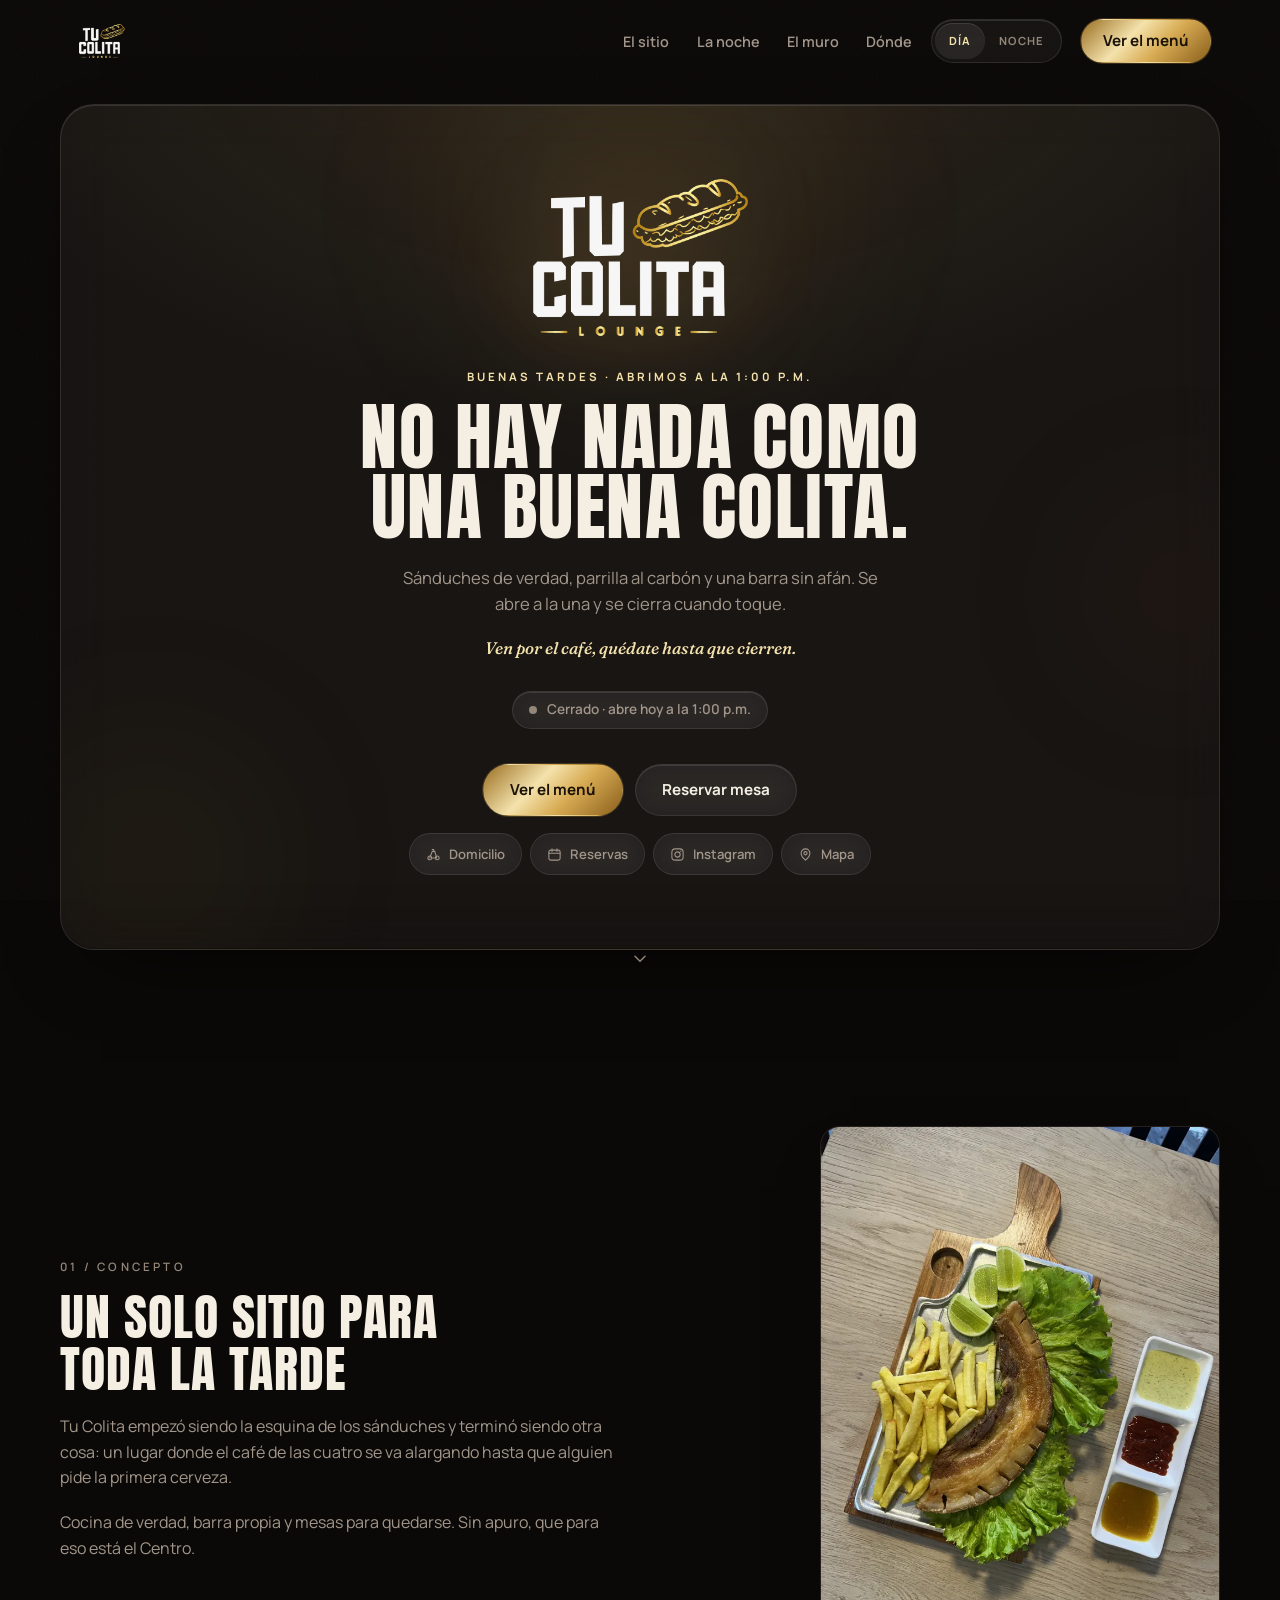
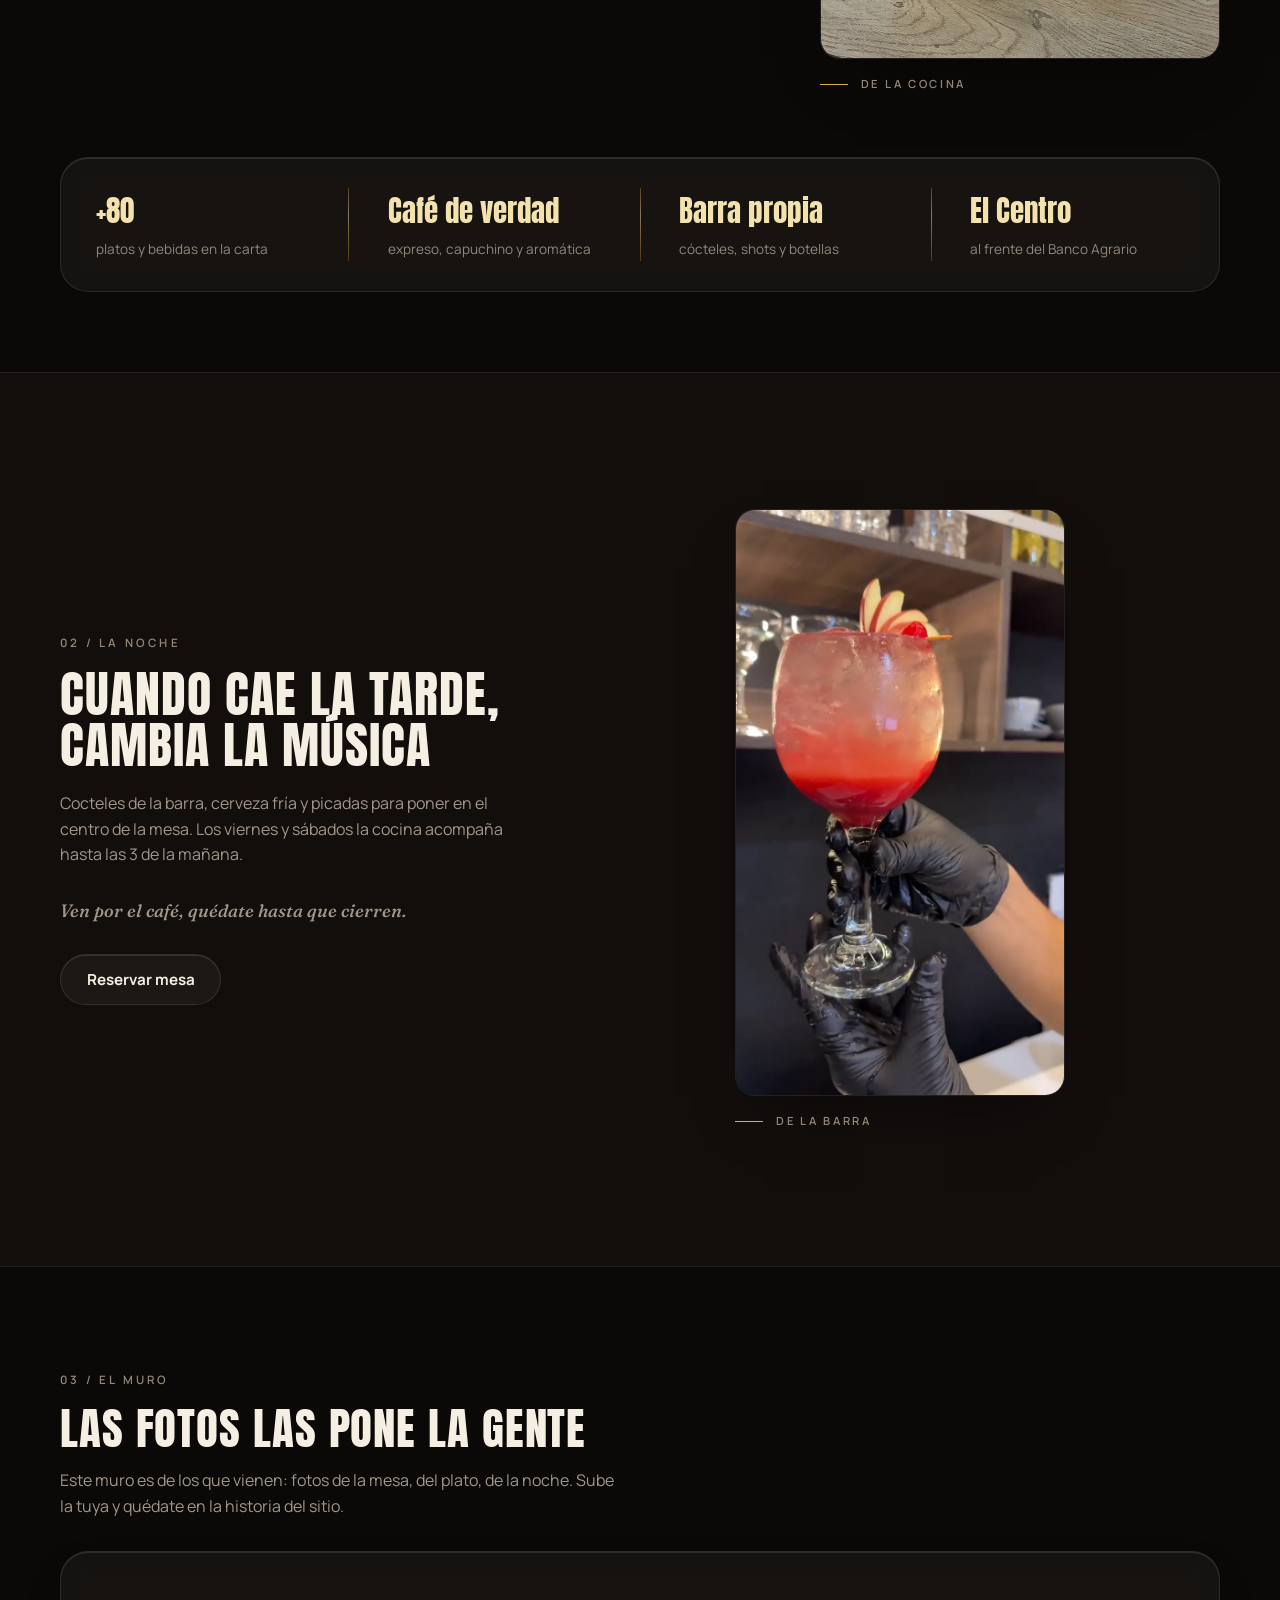
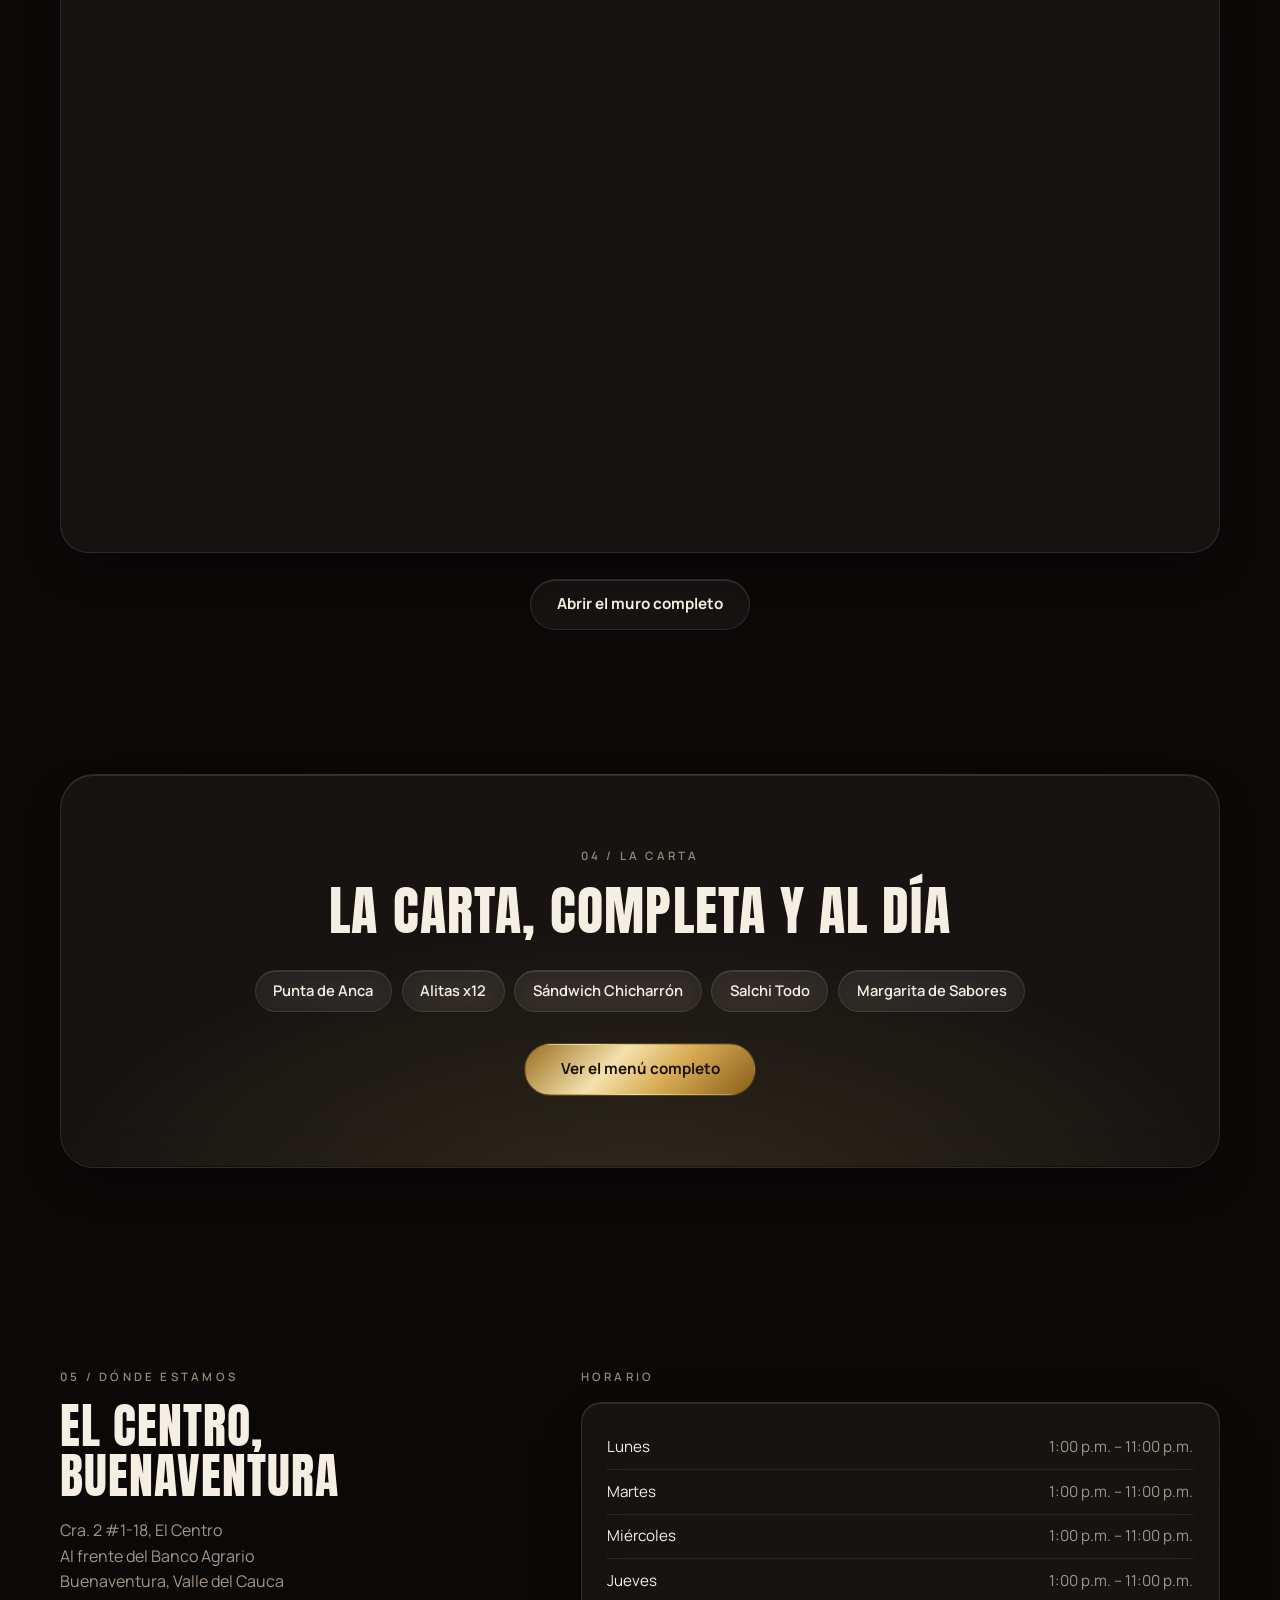
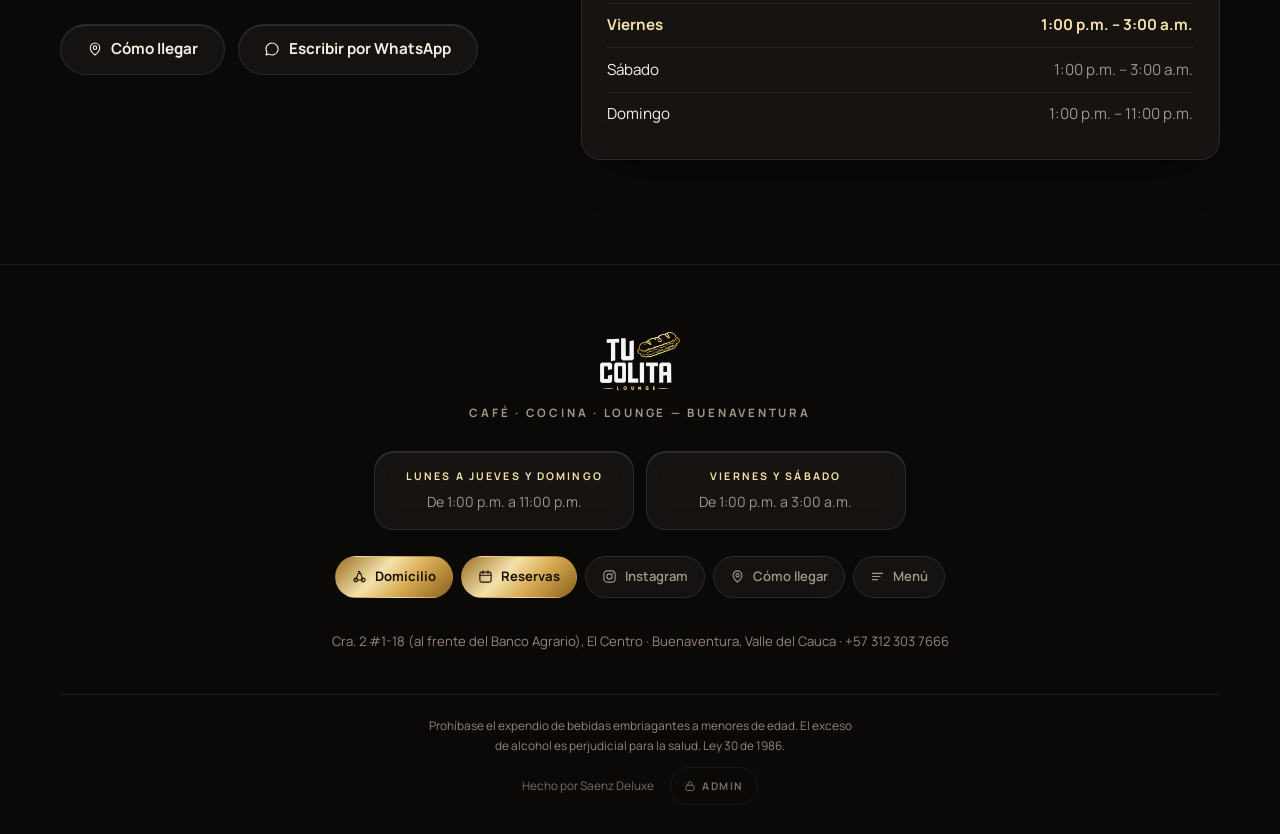
<file: index.html>
<!DOCTYPE html>
<html lang="es-CO">
<head>
  <meta charset="UTF-8">
  <meta name="viewport" content="width=device-width, initial-scale=1">
  <title>Tu Colita Lounge — Café, cocina y bar en el Centro de Buenaventura</title>
  <meta name="description" content="Tu Colita Lounge en el Centro de Buenaventura: café por la tarde, sánduches de verdad, parrilla al carbón y una barra sin afán. Cra. 2 #1-18, al frente del Banco Agrario.">
  <meta name="theme-color" content="#0B0908">

  <meta property="og:type" content="restaurant">
  <meta property="og:title" content="Tu Colita Lounge — Buenaventura">
  <meta property="og:description" content="Café, cocina y una barra sin afán en el Centro de Buenaventura. Abierto todos los días desde la 1:00 p.m.">
  <meta property="og:url" content="https://tucolita.com/">
  <link rel="canonical" href="https://tucolita.com/">
  <meta property="og:site_name" content="Tu Colita Lounge">
  <meta property="og:image" content="https://tucolita.com/imagenes/og-tucolita.jpg">
  <meta property="og:image:width" content="1200">
  <meta property="og:image:height" content="630">
  <meta property="og:locale" content="es_CO">
  <meta name="twitter:card" content="summary_large_image">
  <meta name="twitter:title" content="Tu Colita Lounge — Buenaventura">
  <meta name="twitter:description" content="Café, cocina y una barra sin afán en el Centro de Buenaventura. Abierto todos los días desde la 1:00 p.m.">
  <meta name="twitter:image" content="https://tucolita.com/imagenes/og-tucolita.jpg">

  <link rel="icon" type="image/png" sizes="32x32" href="imagenes/favicon-32.png">
  <link rel="icon" type="image/png" sizes="192x192" href="imagenes/favicon-192.png">
  <link rel="apple-touch-icon" href="imagenes/apple-touch-icon.png">

  <!-- Puerta de preapertura: estas reglas y el script van ANTES de todo CSS
       para que el sitio jamás se alcance a ver sin pase. -->
  <style>
    html.cerrado body > *:not(#puerta){ display:none !important }
    #puerta{ display:none }
    /* Negro desde el primer pintado: mientras llega estilos.css no hay
       destello blanco ni se asoma el sitio de atrás. */
    html.cerrado, html.cerrado body{ background:#0B0908 }
  </style>
  <script>
    (function(){
      /* Decisión instantánea, sin red: pase guardado + fecha de respaldo.
         La fuente de verdad es datos/preapertura.json (la lee puerta.js);
         esta fecha solo evita el parpadeo del primer pintado. */
      var APERTURA_RESPALDO = "2026-10-05T13:00:00-05:00";
      try{
        var t = localStorage.getItem("tucolita_tema");
        if (t) document.documentElement.setAttribute("data-tema", t);
      }catch(e){}
      try{
        if (Date.now() < Date.parse(APERTURA_RESPALDO) && !localStorage.getItem("tucolita_pase")){
          document.documentElement.classList.add("cerrado");
        }
      }catch(e){
        document.documentElement.classList.add("cerrado");
      }
    })();
  </script>

  <link rel="preconnect" href="https://fonts.googleapis.com">
  <link rel="preconnect" href="https://fonts.gstatic.com" crossorigin>
  <link href="https://fonts.googleapis.com/css2?family=Anton&family=Fraunces:ital,opsz,wght@1,9..144,500;1,9..144,600&family=Manrope:wght@400;500;600;700;800&display=swap" rel="stylesheet">
  <link rel="stylesheet" href="estilos.css">

  <script type="application/ld+json">
  {
    "@context": "https://schema.org",
    "@type": "Restaurant",
    "name": "Tu Colita Lounge",
    "url": "https://tucolita.com/",
    "image": "https://tucolita.com/imagenes/og-tucolita.jpg",
    "telephone": "+573123037666",
    "priceRange": "$$",
    "servesCuisine": ["Colombiana", "Comida rápida", "Café", "Cócteles"],
    "openingDate": "2026-10-05",
    "address": {
      "@type": "PostalAddress",
      "streetAddress": "Cra. 2 #1-18, El Centro",
      "addressLocality": "Buenaventura",
      "addressRegion": "Valle del Cauca",
      "addressCountry": "CO"
    },
    "openingHoursSpecification": [
      { "@type": "OpeningHoursSpecification", "dayOfWeek": ["Monday","Tuesday","Wednesday","Thursday","Sunday"], "opens": "13:00", "closes": "23:00" },
      { "@type": "OpeningHoursSpecification", "dayOfWeek": ["Friday","Saturday"], "opens": "13:00", "closes": "03:00" }
    ],
    "hasMenu": "https://tucolita.com/menu",
    "menu": "https://tucolita.com/menu",
    "sameAs": [
      "https://instagram.com/tucolita.lounge",
      "https://tiktok.com/@tucolita.lounge",
      "https://facebook.com/tucolita.lounge"
    ]
  }
  </script>
</head>
<body>

  <!-- ============ PUERTA DE PREAPERTURA ============ -->
  <section id="puerta" aria-label="Preapertura de Tu Colita Lounge">
    <div class="orbes" aria-hidden="true">
      <span class="orbe orbe--1"></span><span class="orbe orbe--2"></span>
    </div>
    <div class="puerta__interior">
      <img class="puerta__emblema logo-noche" src="imagenes/emblema.webp" alt="Emblema de Tu Colita Lounge" width="230" height="209" fetchpriority="high">
      <img class="puerta__emblema logo-dia" src="imagenes/emblema-tinta.webp" alt="" width="230" height="209" loading="lazy">
      <p class="puerta__titulo display" data-puerta="titulo">Estamos terminando de montar la barra</p>
      <p class="puerta__bajada" data-puerta="bajada">El Centro de Buenaventura va a tener dónde quedarse hasta tarde.</p>

      <div class="cuenta" data-puerta="cuenta" role="timer" aria-live="off">
        <div class="cuenta__bloque"><div class="cuenta__num" data-cuenta="dias">–</div><div class="cuenta__rotulo">Días</div></div>
        <div class="cuenta__bloque"><div class="cuenta__num" data-cuenta="horas">–</div><div class="cuenta__rotulo">Horas</div></div>
        <div class="cuenta__bloque" data-cuenta="bloque-min"><div class="cuenta__num" data-cuenta="minutos">–</div><div class="cuenta__rotulo">Minutos</div></div>
        <div class="cuenta__bloque" data-cuenta="bloque-seg"><div class="cuenta__num" data-cuenta="segundos">–</div><div class="cuenta__rotulo">Segundos</div></div>
      </div>
      <p class="puerta__fecha" data-puerta="fecha"></p>

      <div class="puerta__captacion">
        <p data-puerta="captacion">Déjanos tu contacto y entra a ver la carta antes que nadie.</p>
        <form class="puerta__form" data-puerta="form" novalidate>
          <label class="p-trampa" aria-hidden="true">No llenes este campo
            <input type="text" name="sitio_web" tabindex="-1" autocomplete="off">
          </label>
          <input type="text" name="contacto" inputmode="email" autocomplete="email"
                 placeholder="Tu correo o tu WhatsApp" aria-label="Tu correo o tu número de WhatsApp">
          <button class="btn btn--oro" type="submit" data-puerta="boton">Quiero verla</button>
        </form>
        <p class="puerta__error" data-puerta="error" role="alert" aria-live="polite"></p>
        <p class="puerta__nota">Solo lo usamos para avisarte de la apertura.</p>
      </div>

      <div class="puerta__codigo">
        <button class="puerta__codigo-enlace" type="button" data-puerta="codigo-enlace">Tengo un código</button>
        <form class="puerta__codigo-form" data-puerta="codigo-form" novalidate>
          <input type="text" name="codigo" placeholder="Código de invitado" autocomplete="off"
                 aria-label="Código de invitado" spellcheck="false">
          <button class="btn btn--vidrio" type="submit">Entrar</button>
        </form>
      </div>

      <!-- La dirección y las redes se ven sin pasar la puerta -->
      <div class="puerta__pie">
        <p>Cra. 2 #1-18 (al frente del Banco Agrario), El Centro, Buenaventura</p>
        <div class="redes">
          <a href="https://instagram.com/tucolita.lounge" target="_blank" rel="noopener" aria-label="Instagram de Tu Colita">
            <svg width="20" height="20" viewBox="0 0 24 24" fill="none" stroke="currentColor" stroke-width="1.6" stroke-linecap="round" stroke-linejoin="round" aria-hidden="true"><rect x="3" y="3" width="18" height="18" rx="5.2"/><circle cx="12" cy="12" r="4.2"/><circle cx="17.3" cy="6.7" r="1.05" fill="currentColor" stroke="none"/></svg>
          </a>
          <a href="https://tiktok.com/@tucolita.lounge" target="_blank" rel="noopener" aria-label="TikTok de Tu Colita">
            <svg width="20" height="20" viewBox="0 0 24 24" fill="none" stroke="currentColor" stroke-width="1.6" stroke-linecap="round" stroke-linejoin="round" aria-hidden="true"><path d="M14.6 3.2v10.9a3.4 3.4 0 1 1-3.4-3.4c.28 0 .55.03.8.1"/><path d="M14.6 3.2c.32 2.32 2.03 4.02 4.35 4.25"/></svg>
          </a>
          <a href="https://facebook.com/tucolita.lounge" target="_blank" rel="noopener" aria-label="Facebook de Tu Colita">
            <svg width="20" height="20" viewBox="0 0 24 24" fill="none" stroke="currentColor" stroke-width="1.6" stroke-linecap="round" stroke-linejoin="round" aria-hidden="true"><path d="M13.5 21v-8h2.7l.4-3.1h-3.1V7.9c0-.9.25-1.5 1.55-1.5h1.65V3.62c-.29-.04-1.27-.13-2.42-.13-2.4 0-4.04 1.47-4.04 4.16v2.32H7.5V13h2.74v8z"/></svg>
          </a>
        </div>
        <a href="https://wa.me/573123037666?text=Hola%2C%20tengo%20una%20pregunta%20sobre%20Tu%20Colita" target="_blank" rel="noopener">Escríbenos por WhatsApp</a>
      </div>
    </div>
  </section>
  <!-- ============ FIN DE LA PUERTA ============ -->

  <header class="nav" id="nav">
    <div class="contenedor nav__fila">
      <a class="nav__logo" href="#inicio" aria-label="Tu Colita Lounge, inicio">
        <img class="logo-noche" src="imagenes/marca-chica.webp" alt="Tu Colita Lounge" width="300" height="220">
        <img class="logo-dia" src="imagenes/marca-tinta.webp" alt="" width="300" height="214" loading="lazy">
      </a>
      <ul class="nav__enlaces">
        <li><a href="#concepto">El sitio</a></li>
        <li><a href="#noche">La noche</a></li>
        <li><a href="#muro">El muro</a></li>
        <li><a href="#ubicacion">Dónde</a></li>
      </ul>
      <div class="conmutador" id="conmutador-tema" role="group" aria-label="Modo de color">
        <button type="button" data-tema="dia" aria-pressed="false">Día</button>
        <button type="button" data-tema="noche" aria-pressed="true">Noche</button>
      </div>
      <a class="btn btn--oro" href="/menu">Ver el menú</a>
    </div>
  </header>

  <main>
    <!-- HERO -->
    <section class="hero" id="inicio">
      <div class="contenedor">
        <div class="hero__tarjeta">
          <div class="orbes" aria-hidden="true">
            <span class="orbe orbe--1"></span>
            <span class="orbe orbe--2"></span>
            <span class="orbe orbe--3"></span>
          </div>
          <div class="hero__interior">
            <img class="hero__marca logo-noche" id="hero-marca" src="imagenes/marca.webp"
                 alt="Tu Colita Lounge" width="720" height="527" fetchpriority="high">
            <img class="hero__marca logo-dia" src="imagenes/marca-tinta.webp" alt=""
                 width="300" height="214" loading="lazy">

            <p class="hero__kicker" id="hero-kicker">Café · Cocina · Lounge — El Centro de Buenaventura</p>
            <h1 id="hero-titulo">No hay nada como una buena colita.</h1>
            <p class="hero__bajada" id="hero-bajada">Sánduches de verdad, parrilla al carbón y una barra sin afán. Se abre a la una y se cierra cuando toque.</p>
            <p class="voz hero__voz" id="hero-voz">Ven por el café, quédate hasta que cierren.</p>

            <p class="estado" id="estado-negocio">
              <span class="estado__punto" aria-hidden="true"></span>
              <span class="estado__texto">Consultando horario…</span>
            </p>

            <div class="hero__acciones">
              <a class="btn btn--oro" href="/menu">Ver el menú</a>
              <a class="btn btn--vidrio" href="https://wa.me/573123037666?text=Hola%2C%20quiero%20reservar%20una%20mesa%20en%20Tu%20Colita%20%E2%9C%A8" target="_blank" rel="noopener">Reservar mesa</a>
            </div>

            <div class="atajos">
              <a class="atajo" href="https://wa.me/573123037666?text=Hola%2C%20quiero%20pedir%20un%20domicilio%20%F0%9F%9B%B5" target="_blank" rel="noopener">
                <svg width="15" height="15" viewBox="0 0 24 24" fill="none" stroke="currentColor" stroke-width="1.7" stroke-linecap="round" stroke-linejoin="round" aria-hidden="true"><circle cx="6" cy="17.5" r="3"/><circle cx="18" cy="17.5" r="3"/><path d="M9 17.5h6M6 17.5 10 7h4l3 10.5M13 7l-1-3h-2"/></svg>
                Domicilio
              </a>
              <a class="atajo" href="https://wa.me/573123037666?text=Hola%2C%20quiero%20reservar%20una%20mesa%20en%20Tu%20Colita%20%E2%9C%A8" target="_blank" rel="noopener">
                <svg width="15" height="15" viewBox="0 0 24 24" fill="none" stroke="currentColor" stroke-width="1.7" stroke-linecap="round" stroke-linejoin="round" aria-hidden="true"><rect x="3" y="5" width="18" height="16" rx="3"/><line x1="3" y1="10" x2="21" y2="10"/><line x1="8" y1="3" x2="8" y2="7"/><line x1="16" y1="3" x2="16" y2="7"/></svg>
                Reservas
              </a>
              <a class="atajo" href="https://instagram.com/tucolita.lounge" target="_blank" rel="noopener">
                <svg width="15" height="15" viewBox="0 0 24 24" fill="none" stroke="currentColor" stroke-width="1.7" stroke-linecap="round" stroke-linejoin="round" aria-hidden="true"><rect x="3" y="3" width="18" height="18" rx="5.2"/><circle cx="12" cy="12" r="4.2"/><circle cx="17.3" cy="6.7" r="1.05" fill="currentColor" stroke="none"/></svg>
                Instagram
              </a>
              <a class="atajo" href="https://www.google.com/maps/search/?api=1&amp;query=Carrera+2+%231-18%2C+Buenaventura%2C+Valle+del+Cauca" target="_blank" rel="noopener">
                <svg width="15" height="15" viewBox="0 0 24 24" fill="none" stroke="currentColor" stroke-width="1.7" stroke-linecap="round" stroke-linejoin="round" aria-hidden="true"><path d="M12 21s-7-5.5-7-11a7 7 0 0 1 14 0c0 5.5-7 11-7 11z"/><circle cx="12" cy="10" r="2.6"/></svg>
                Mapa
              </a>
            </div>
          </div>
        </div>
      </div>
      <span class="hero__abajo" aria-hidden="true">
        <svg width="20" height="20" viewBox="0 0 24 24" fill="none" stroke="currentColor" stroke-width="1.7" stroke-linecap="round" stroke-linejoin="round"><polyline points="6 10 12 16 18 10"/></svg>
      </span>
    </section>

    <!-- 01 / CONCEPTO -->
    <section class="seccion concepto" id="concepto">
      <div class="contenedor">
        <div class="concepto__rejilla">
          <div class="revelar">
            <span class="kicker">01 / Concepto</span>
            <h2 id="concepto-titulo">Un solo sitio para toda la tarde</h2>
            <p id="concepto-p1">Tu Colita empezó siendo la esquina de los sánduches y terminó siendo otra cosa: un lugar donde el café de las cuatro se va alargando hasta que alguien pide la primera cerveza.</p>
            <p id="concepto-p2">Cocina de verdad, barra propia y mesas para quedarse. Sin apuro, que para eso está el Centro.</p>
          </div>
          <div class="concepto__media revelar" style="--retraso:110ms">
<figure class="medio">
              <div class="medio__marco medio__marco--retrato">
                <img src="imagenes/cocina.webp"
                     srcset="imagenes/cocina-chica.webp 720w, imagenes/cocina.webp 1200w"
                     sizes="(max-width:820px) 88vw, 400px"
                     alt="Chicharrón con papa a la francesa, limón y lechuga sobre tabla de madera, con tres salsas de la casa"
                     width="1200" height="1600" loading="lazy" decoding="async">
              </div>
              <figcaption>De la cocina</figcaption>
            </figure>
          </div>
        </div>
        <div class="fichas revelar">
          <div class="ficha"><div class="ficha__dato">+80</div><div class="ficha__nota">platos y bebidas en la carta</div></div>
          <div class="filete-v" role="presentation"></div>
          <div class="ficha"><div class="ficha__dato">Café de verdad</div><div class="ficha__nota">expreso, capuchino y aromática</div></div>
          <div class="filete-v" role="presentation"></div>
          <div class="ficha"><div class="ficha__dato">Barra propia</div><div class="ficha__nota">cócteles, shots y botellas</div></div>
          <div class="filete-v" role="presentation"></div>
          <div class="ficha"><div class="ficha__dato">El Centro</div><div class="ficha__nota">al frente del Banco Agrario</div></div>
        </div>
      </div>
    </section>

    <!-- 02 / LA NOCHE -->
    <section class="seccion noche" id="noche">
      <div class="contenedor">
        <div class="noche__rejilla">
          <div class="revelar">
            <span class="kicker">02 / La noche</span>
            <h2 id="noche-titulo">Cuando cae la tarde, cambia la música</h2>
            <p id="noche-parrafo">Cocteles de la barra, cerveza fría y picadas para poner en el centro de la mesa. Los viernes y sábados la cocina acompaña hasta las 3 de la mañana.</p>
            <p class="voz" id="noche-epigrafe">Ven por el café, quédate hasta que cierren.</p>
            <div class="hero__acciones" style="justify-content:flex-start;margin-top:1.8rem">
              <a class="btn btn--vidrio" href="https://wa.me/573123037666?text=Hola%2C%20quiero%20reservar%20una%20mesa%20en%20Tu%20Colita%20%E2%9C%A8" target="_blank" rel="noopener">Reservar mesa</a>
            </div>
          </div>
          <div class="noche__media revelar" style="--retraso:110ms">
            <!-- Video sin sonido, en bucle -->
            <figure class="medio">
              <div class="medio__marco medio__marco--vertical">
                <video id="video-noche" autoplay muted loop playsinline preload="auto"
                       poster="imagenes/barra-poster.webp" width="720" height="1280"
                       aria-label="Un cóctel rojo con hielo y fruta, recién servido en la barra de Tu Colita">
                  <source src="imagenes/barra.mp4" type="video/mp4">
                </video>
              </div>
              <figcaption>De la barra</figcaption>
            </figure>
          </div>
        </div>
      </div>
    </section>

    <!-- 03 / EL MURO -->
    <section class="seccion muro" id="muro">
      <div class="contenedor">
        <div class="revelar">
          <span class="kicker">03 / El muro</span>
          <h2>Las fotos las pone la gente</h2>
          <p style="color:var(--tinta-suave);margin-top:1rem;max-width:56ch" id="muro-parrafo">Este muro es de los que vienen: fotos de la mesa, del plato, de la noche. Sube la tuya y quédate en la historia del sitio.</p>
        </div>
        <!-- El iframe del Padlet solo se carga cuando la sección entra en pantalla -->
        <div class="muro__marco revelar" id="muro-marco" data-muro="https://padlet.com/tucolita/tu-colita-lounge-s023stey0vqshekxe2nj">
          <p class="muro__cargando">Cargando el muro…</p>
        </div>
        <div class="muro__pie">
          <a class="btn btn--vidrio" href="https://padlet.com/tucolita/tu-colita-lounge-s023stey0vqshekxe2nj" target="_blank" rel="noopener">Abrir el muro completo</a>
        </div>
      </div>
    </section>

    <!-- 04 / LA CARTA -->
    <section class="seccion carta-cta">
      <div class="contenedor">
        <div class="carta-cta__tarjeta revelar">
          <span class="kicker">04 / La carta</span>
          <h2 id="carta-titulo">La carta, completa y al día</h2>
          <ul class="carta-cta__platos">
            <li>Punta de Anca</li>
            <li>Alitas x12</li>
            <li>Sándwich Chicharrón</li>
            <li>Salchi Todo</li>
            <li>Margarita de Sabores</li>
          </ul>
          <a class="btn btn--oro" href="/menu" style="min-width:230px">Ver el menú completo</a>
        </div>
      </div>
    </section>

    <!-- 05 / DÓNDE ESTAMOS -->
    <section class="seccion ubicacion" id="ubicacion">
      <div class="contenedor">
        <div class="ubicacion__rejilla">
          <div class="revelar">
            <span class="kicker">05 / Dónde estamos</span>
            <h2>El Centro, Buenaventura</h2>
            <address>
              Cra. 2 #1-18, El Centro<br>
              Al frente del Banco Agrario<br>
              Buenaventura, Valle del Cauca
            </address>
            <div class="ubicacion__acciones">
              <a class="btn btn--vidrio" href="https://www.google.com/maps/search/?api=1&amp;query=Carrera+2+%231-18%2C+Buenaventura%2C+Valle+del+Cauca" target="_blank" rel="noopener">
                <svg width="16" height="16" viewBox="0 0 24 24" fill="none" stroke="currentColor" stroke-width="1.7" stroke-linecap="round" stroke-linejoin="round" aria-hidden="true"><path d="M12 21s-7-5.5-7-11a7 7 0 0 1 14 0c0 5.5-7 11-7 11z"/><circle cx="12" cy="10" r="2.6"/></svg>
                Cómo llegar
              </a>
              <a class="btn btn--vidrio" href="https://wa.me/573123037666?text=Hola%2C%20tengo%20una%20pregunta%20sobre%20Tu%20Colita" target="_blank" rel="noopener">
                <svg width="16" height="16" viewBox="0 0 24 24" fill="none" stroke="currentColor" stroke-width="1.7" stroke-linecap="round" stroke-linejoin="round" aria-hidden="true"><path d="M12 3a9 9 0 0 0-7.7 13.6L3 21l4.5-1.3A9 9 0 1 0 12 3z"/></svg>
                Escribir por WhatsApp
              </a>
            </div>
          </div>
          <div class="revelar" style="--retraso:110ms">
            <span class="kicker">Horario</span>
            <div class="vidrio horarios-caja">
              <table class="horarios" id="tabla-horarios">
                <tbody>
                  <tr><td>Cargando horario…</td><td></td></tr>
                </tbody>
              </table>
            </div>
          </div>
        </div>
      </div>
    </section>
  </main>

  <footer class="footer">
    <div class="contenedor footer__interior">
      <img class="footer__marca logo-noche" src="imagenes/marca-chica.webp" alt="Tu Colita Lounge" width="300" height="220" loading="lazy">
      <img class="footer__marca logo-dia" src="imagenes/marca-tinta.webp" alt="" width="300" height="214" loading="lazy">
      <p class="footer__lema">Café · Cocina · Lounge — Buenaventura</p>

      <div class="footer__horarios" id="footer-horarios">
        <div class="footer__horario">
          <p class="footer__dias">Lunes a jueves y domingo</p>
          <p>De 1:00 p.m. a 11:00 p.m.</p>
        </div>
        <div class="footer__horario">
          <p class="footer__dias">Viernes y sábado</p>
          <p>De 1:00 p.m. a 3:00 a.m.</p>
        </div>
      </div>

      <nav class="footer__atajos" aria-label="Accesos rápidos">
        <a class="atajo atajo--oro" href="https://wa.me/573123037666?text=Hola%2C%20quiero%20pedir%20un%20domicilio%20%F0%9F%9B%B5" target="_blank" rel="noopener">
          <svg width="15" height="15" viewBox="0 0 24 24" fill="none" stroke="currentColor" stroke-width="1.8" stroke-linecap="round" stroke-linejoin="round" aria-hidden="true"><circle cx="6" cy="17.5" r="3"/><circle cx="18" cy="17.5" r="3"/><path d="M9 17.5h6M6 17.5 10 7h4l3 10.5M13 7l-1-3h-2"/></svg>
          Domicilio
        </a>
        <a class="atajo atajo--oro" href="https://wa.me/573123037666?text=Hola%2C%20quiero%20reservar%20una%20mesa%20en%20Tu%20Colita%20%E2%9C%A8" target="_blank" rel="noopener">
          <svg width="15" height="15" viewBox="0 0 24 24" fill="none" stroke="currentColor" stroke-width="1.8" stroke-linecap="round" stroke-linejoin="round" aria-hidden="true"><rect x="3" y="5" width="18" height="16" rx="3"/><line x1="3" y1="10" x2="21" y2="10"/><line x1="8" y1="3" x2="8" y2="7"/><line x1="16" y1="3" x2="16" y2="7"/></svg>
          Reservas
        </a>
        <a class="atajo" href="https://instagram.com/tucolita.lounge" target="_blank" rel="noopener">
          <svg width="15" height="15" viewBox="0 0 24 24" fill="none" stroke="currentColor" stroke-width="1.8" stroke-linecap="round" stroke-linejoin="round" aria-hidden="true"><rect x="3" y="3" width="18" height="18" rx="5.2"/><circle cx="12" cy="12" r="4.2"/><circle cx="17.3" cy="6.7" r="1.05" fill="currentColor" stroke="none"/></svg>
          Instagram
        </a>
        <a class="atajo" href="https://www.google.com/maps/search/?api=1&amp;query=Carrera+2+%231-18%2C+Buenaventura%2C+Valle+del+Cauca" target="_blank" rel="noopener">
          <svg width="15" height="15" viewBox="0 0 24 24" fill="none" stroke="currentColor" stroke-width="1.8" stroke-linecap="round" stroke-linejoin="round" aria-hidden="true"><path d="M12 21s-7-5.5-7-11a7 7 0 0 1 14 0c0 5.5-7 11-7 11z"/><circle cx="12" cy="10" r="2.6"/></svg>
          Cómo llegar
        </a>
        <a class="atajo" href="/menu">
          <svg width="15" height="15" viewBox="0 0 24 24" fill="none" stroke="currentColor" stroke-width="1.8" stroke-linecap="round" aria-hidden="true"><line x1="4" y1="7" x2="20" y2="7"/><line x1="4" y1="12" x2="16" y2="12"/><line x1="4" y1="17" x2="12" y2="17"/></svg>
          Menú
        </a>
      </nav>

      <address class="footer__direccion">Cra. 2 #1-18 (al frente del Banco Agrario), El Centro · Buenaventura, Valle del Cauca · <a href="tel:+573123037666">+57 312 303 7666</a></address>

      <div class="footer__legal">
        <p class="aviso-licor">Prohíbase el expendio de bebidas embriagantes a menores de edad. El exceso de alcohol es perjudicial para la salud. Ley 30 de 1986.</p>
        <div class="footer__cierre">
          <a class="footer__credito" href="https://saenzdeluxe.site" target="_blank" rel="noopener">Hecho por Saenz Deluxe</a>
          <button class="btn-admin" type="button" id="boton-admin" aria-label="Entrar al panel">
            <svg width="12" height="12" viewBox="0 0 24 24" fill="none" stroke="currentColor" stroke-width="1.9" stroke-linecap="round" stroke-linejoin="round" aria-hidden="true"><rect x="4" y="10.5" width="16" height="10.5" rx="2.5"/><path d="M8 10.5V7.5a4 4 0 0 1 8 0v3"/></svg>
            Admin
          </button>
        </div>
      </div>
    </div>
  </footer>

  <script src="js/puerta.js" defer></script>
  <script src="js/horario.js" defer></script>
  <script src="js/inicio.js" defer></script>
</body>
</html>
</file>
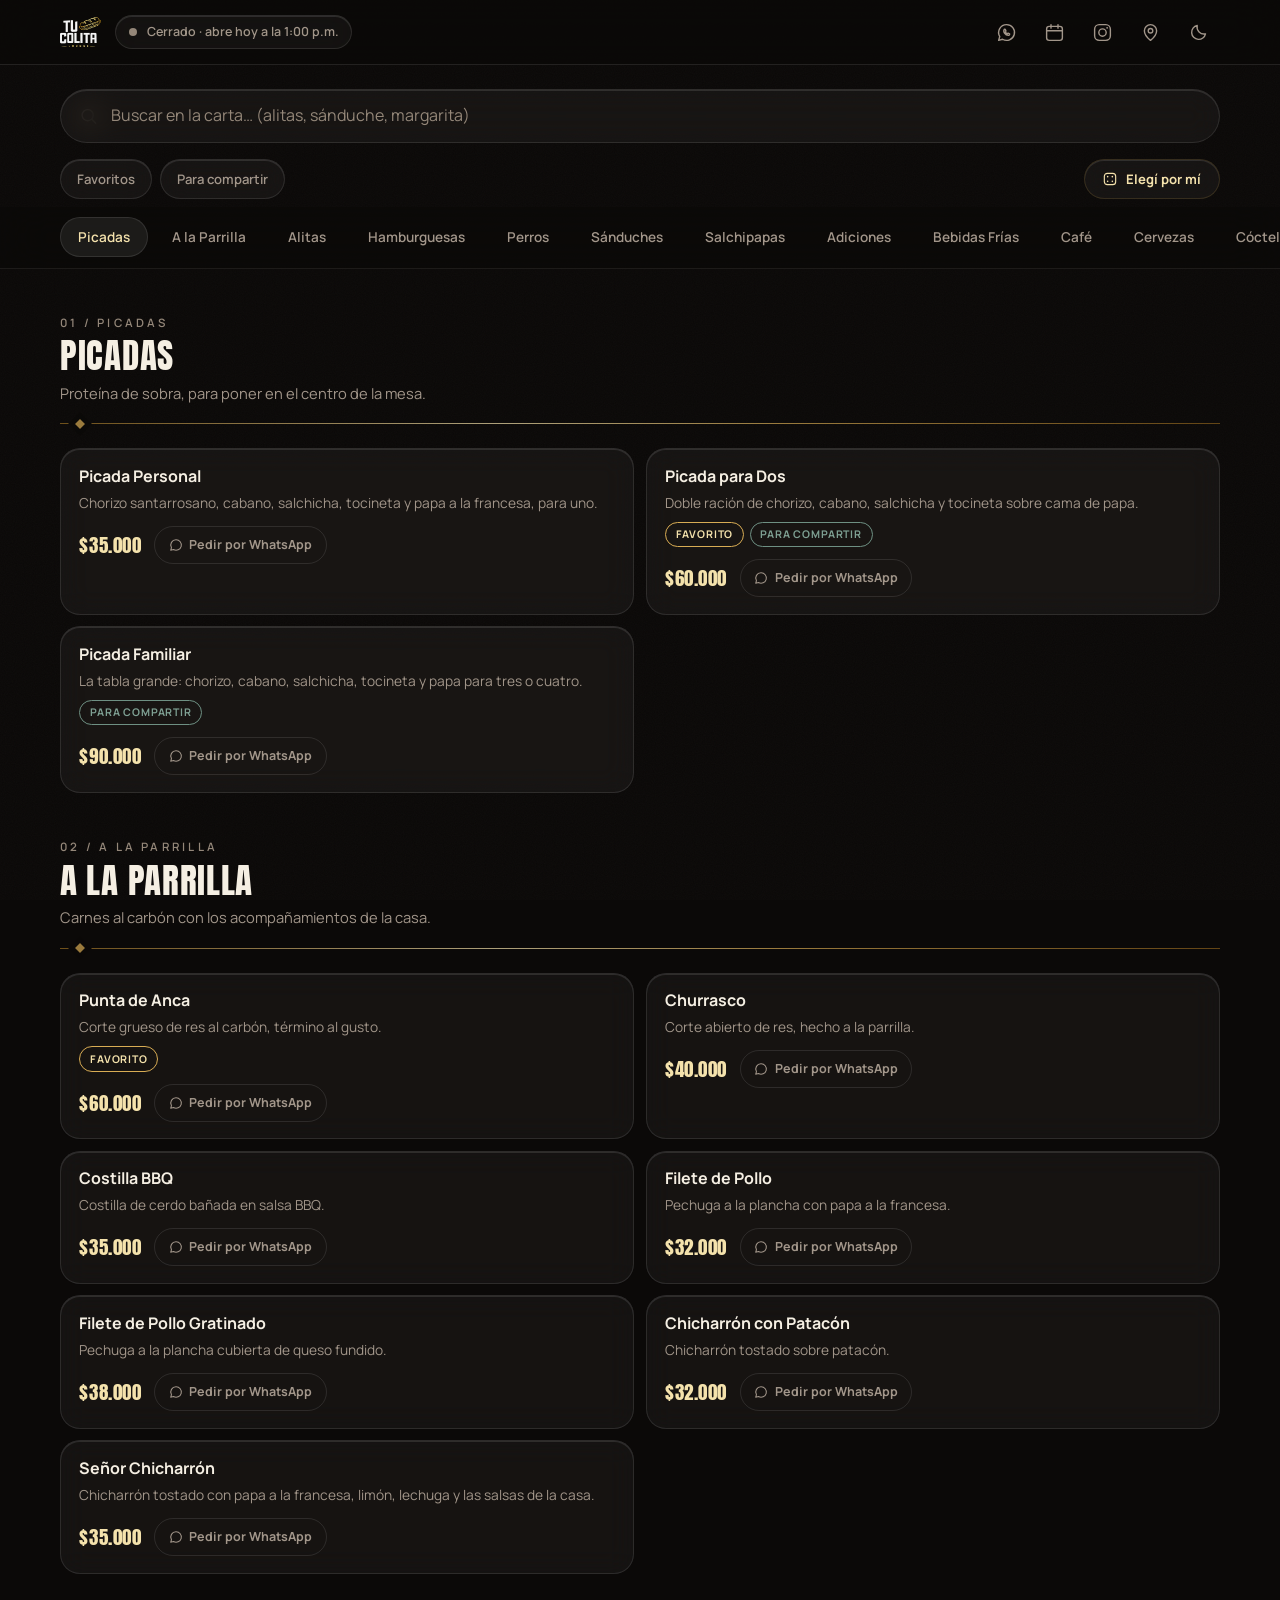
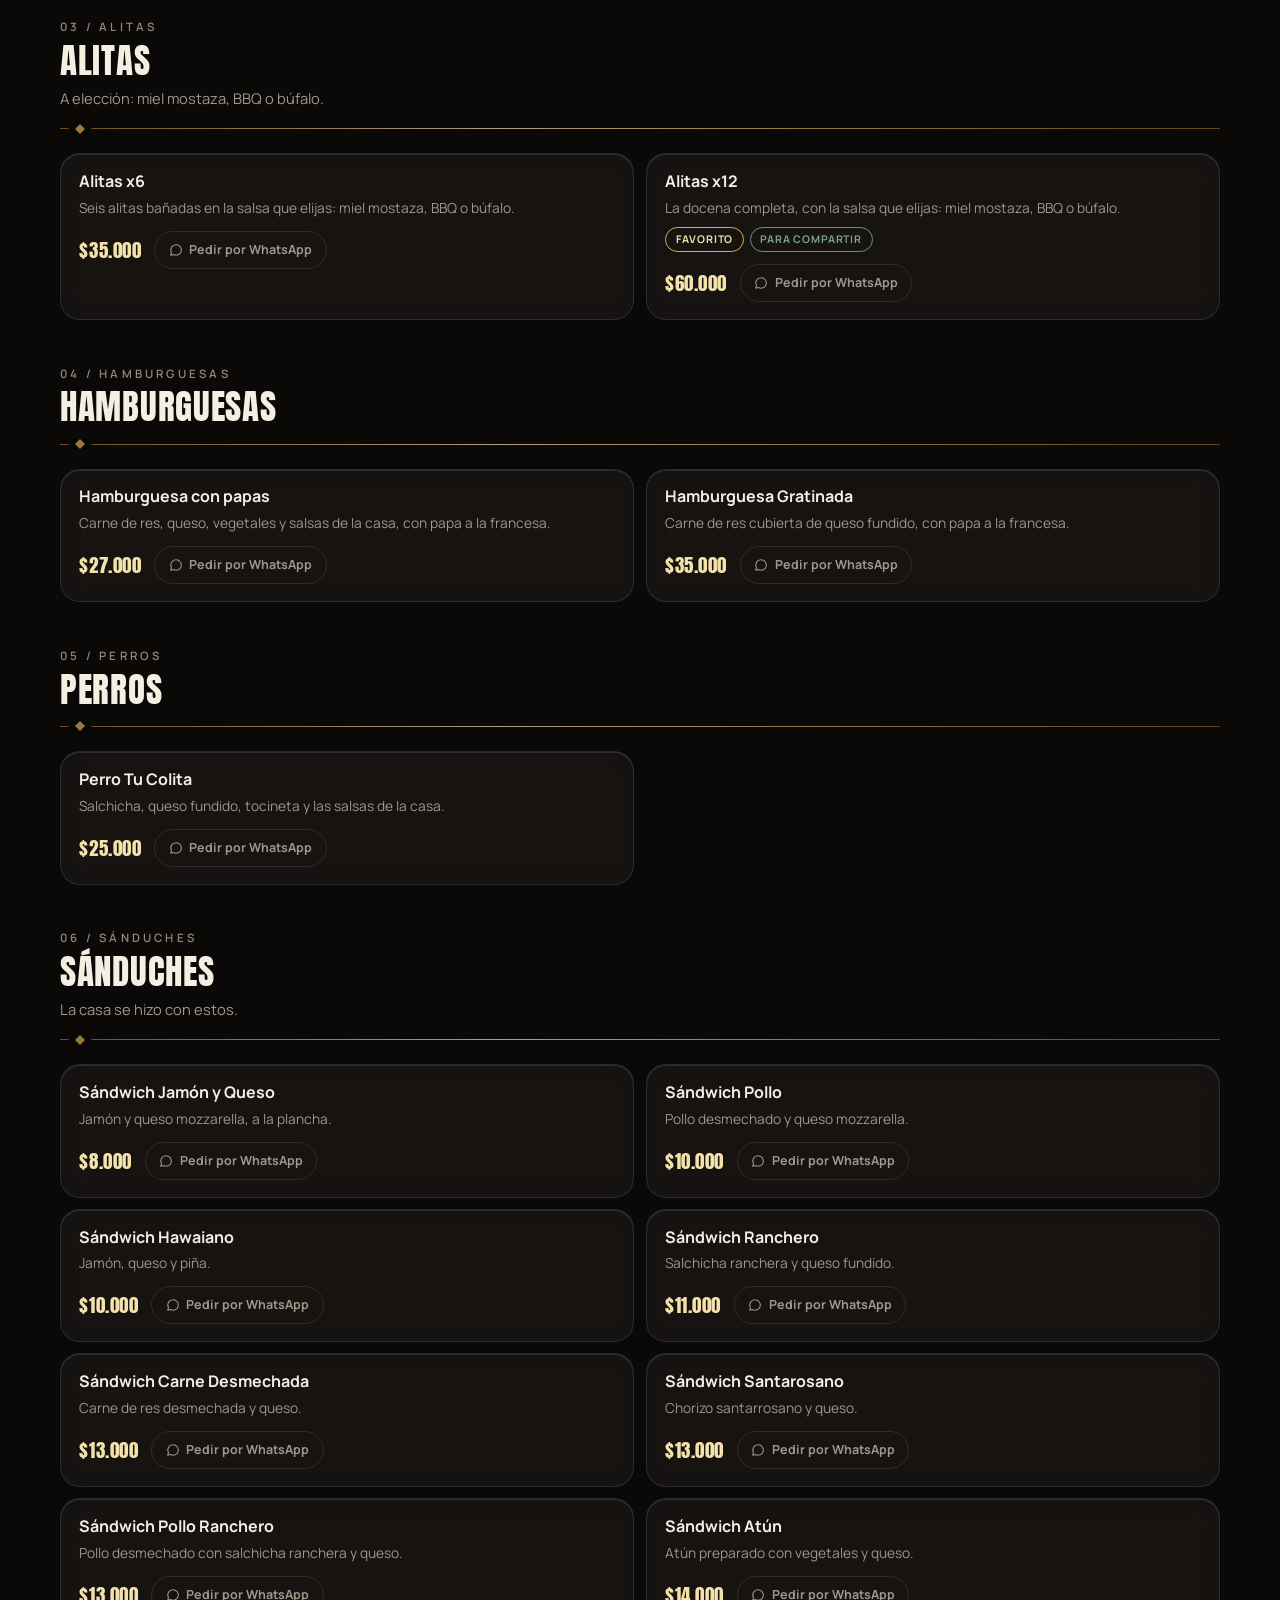
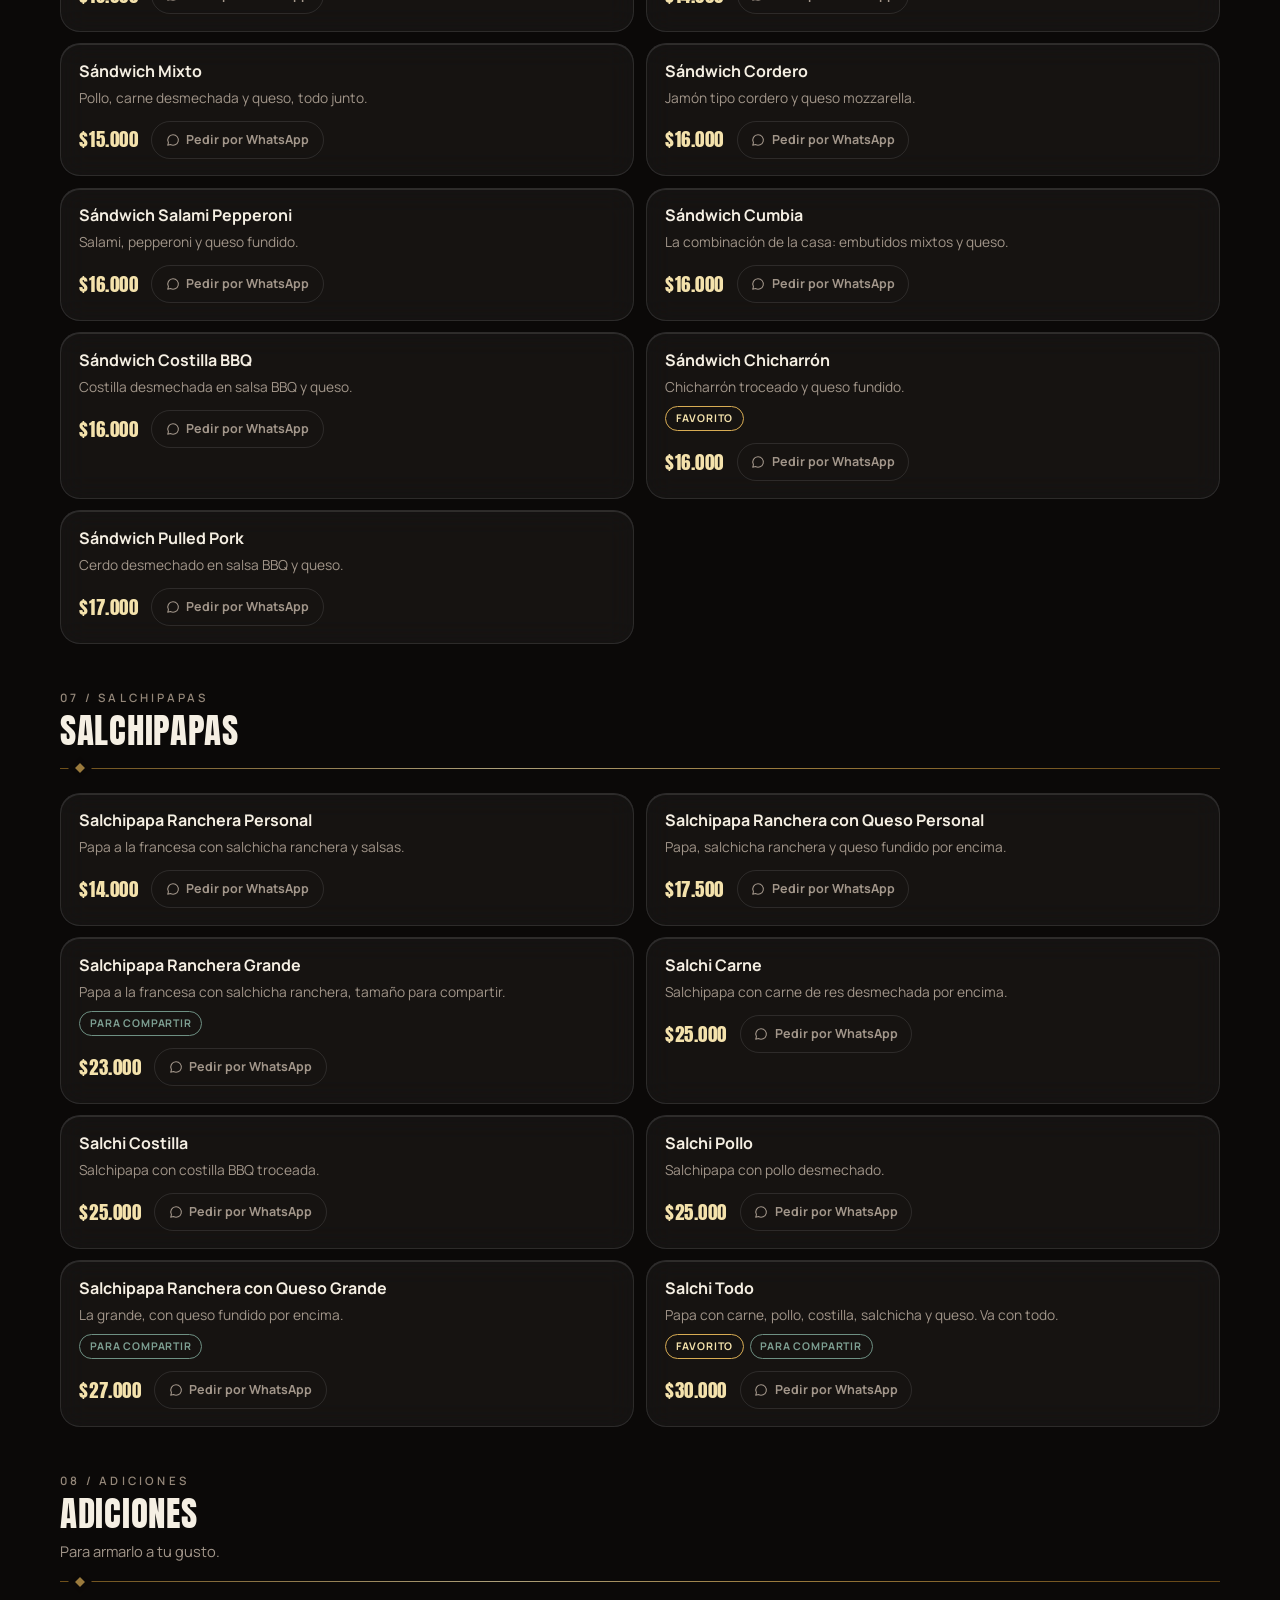
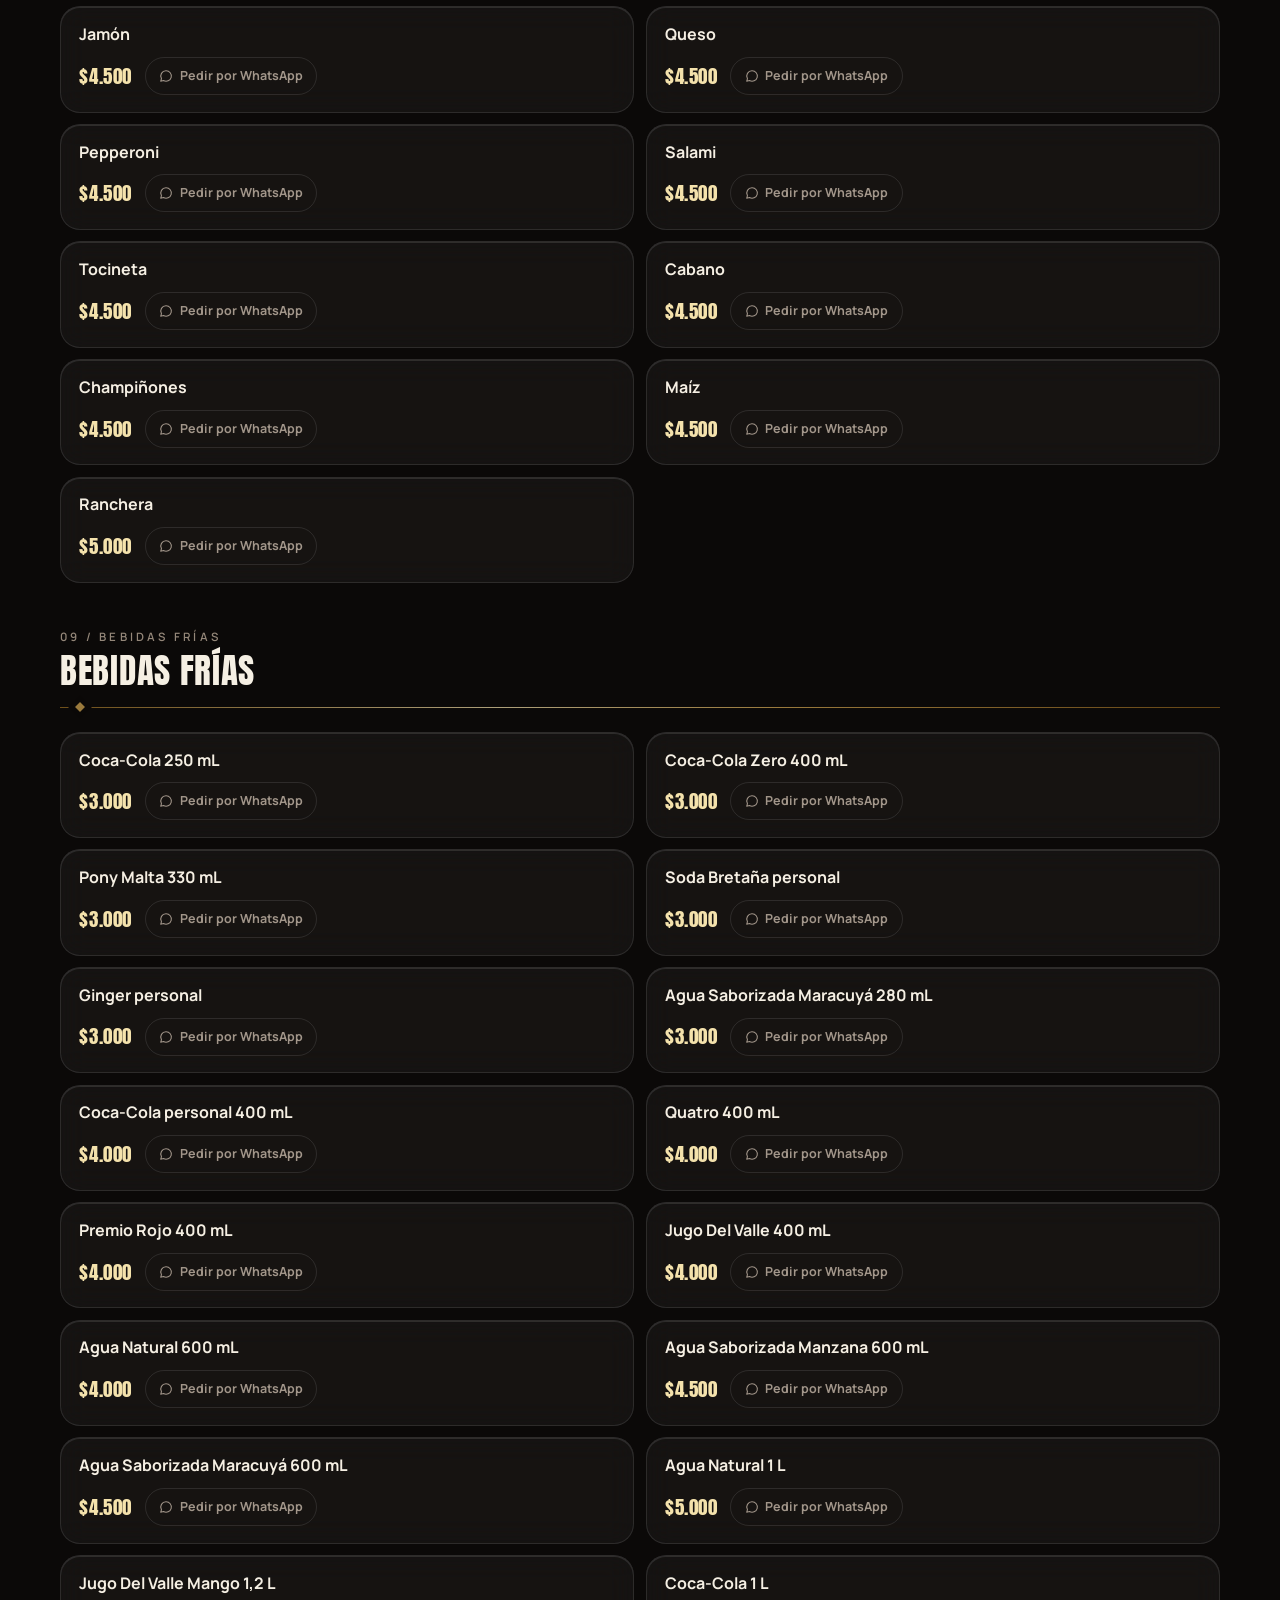
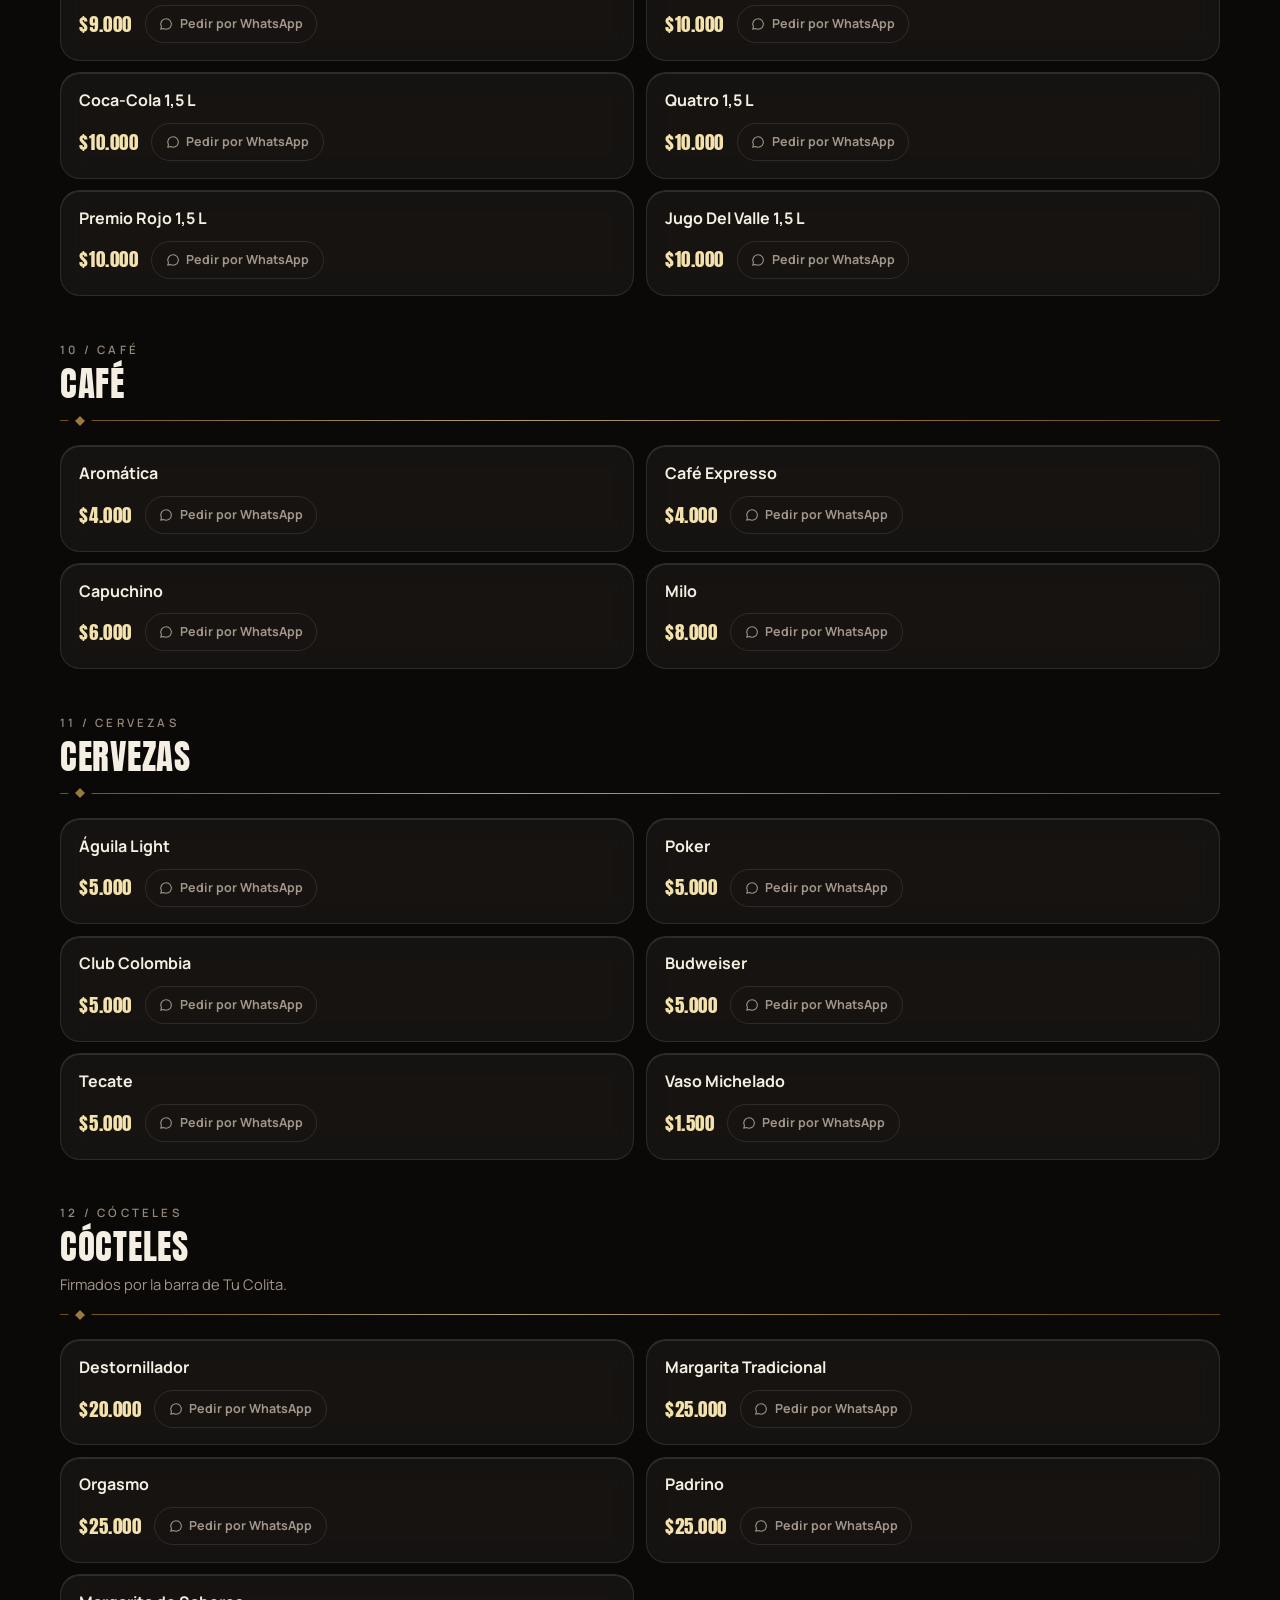
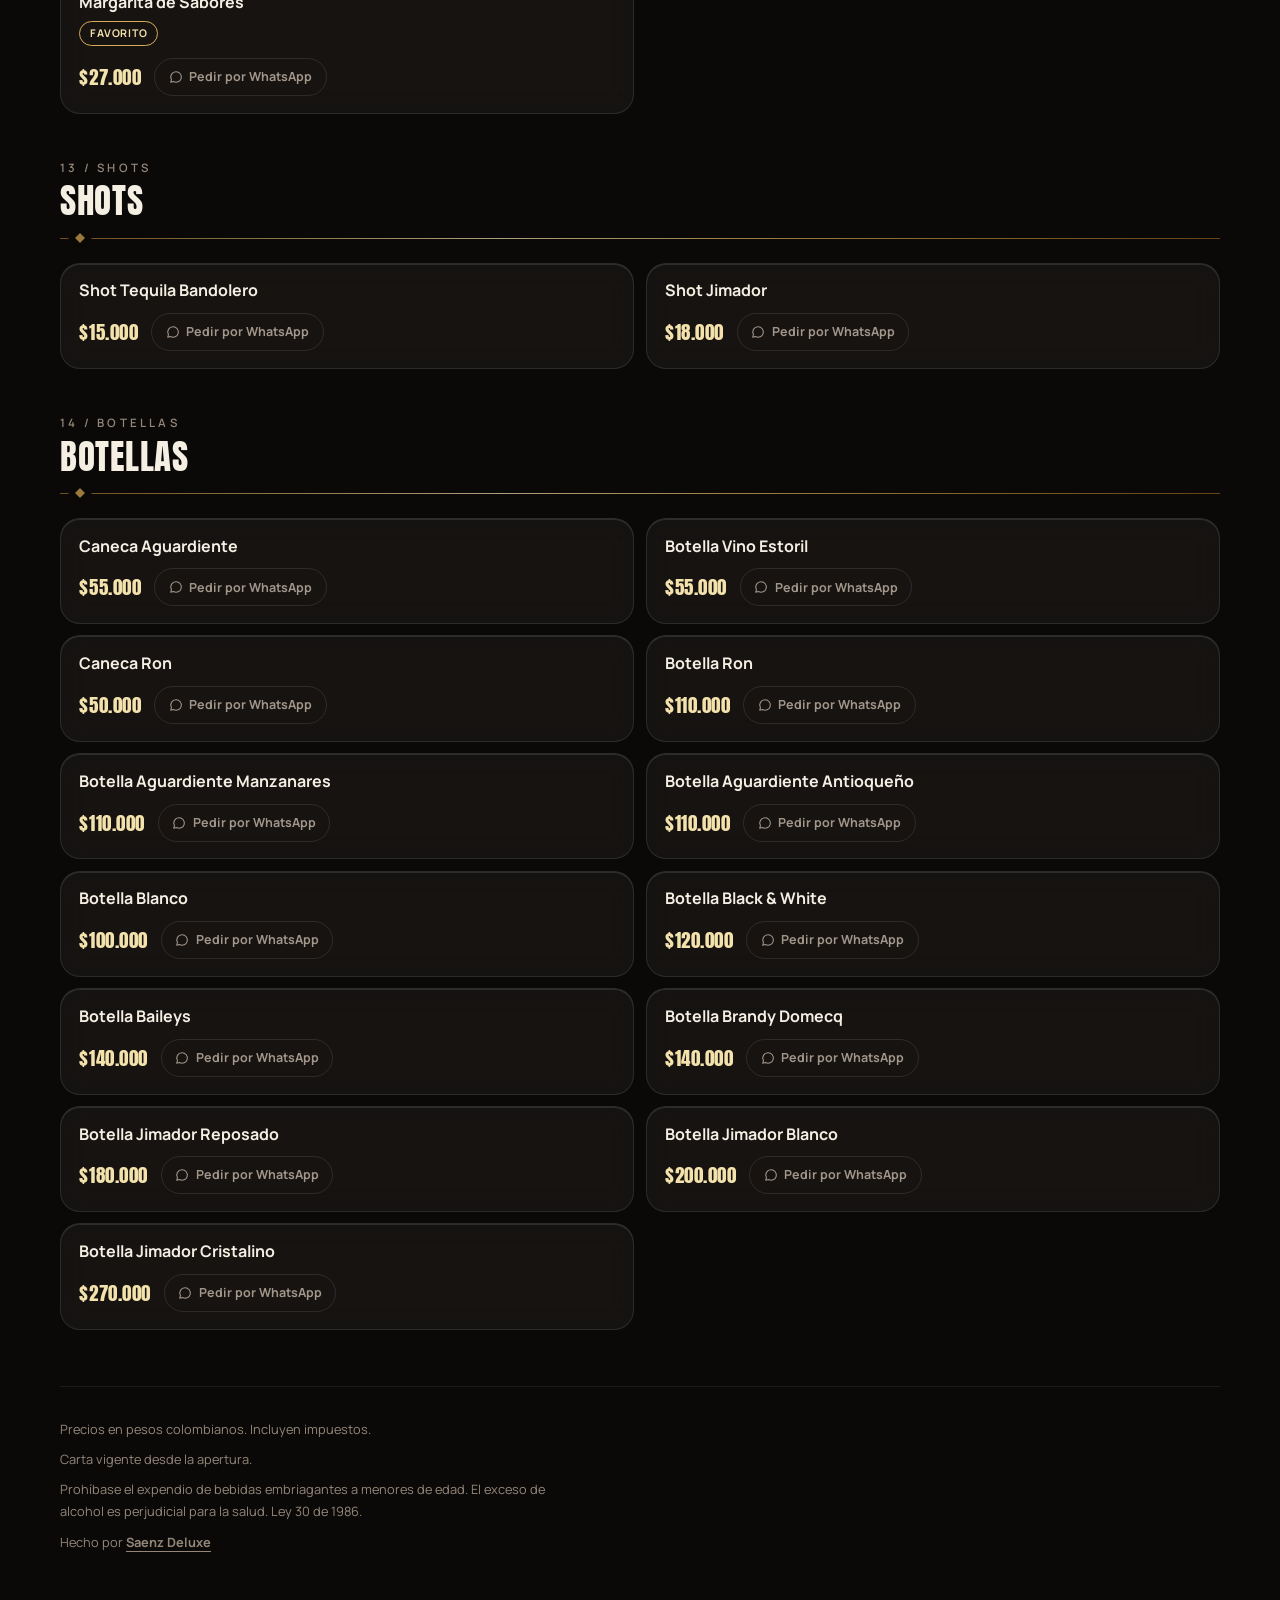
<file: menu.html>
<!DOCTYPE html>
<html lang="es-CO">
<head>
  <meta charset="UTF-8">
  <meta name="viewport" content="width=device-width, initial-scale=1">
  <title>Menú de Tu Colita Lounge en Buenaventura — Picadas, parrilla y bar</title>
  <meta name="description" content="La carta completa de Tu Colita Lounge en el Centro de Buenaventura: picadas, parrilla, sánduches, salchipapas, café y barra. Pide por WhatsApp.">
  <meta name="theme-color" content="#0B0908">
  <!-- QUITAR el día de la apertura: noindex mientras la carta no sea definitiva -->

  <meta property="og:type" content="website">
  <meta property="og:title" content="Menú — Tu Colita Lounge">
  <meta property="og:description" content="Picadas, parrilla, sánduches, salchipapas, café y barra. El Centro, Buenaventura.">
  <meta property="og:url" content="https://tucolita.com/menu">
  <link rel="canonical" href="https://tucolita.com/menu">
  <meta property="og:site_name" content="Tu Colita Lounge">
  <script type="application/ld+json">
  {"@context":"https://schema.org","@graph":[
   {"@type":"Menu","name":"Menú de Tu Colita Lounge","url":"https://tucolita.com/menu","inLanguage":"es-CO"},
   {"@type":"BreadcrumbList","itemListElement":[
    {"@type":"ListItem","position":1,"name":"Inicio","item":"https://tucolita.com/"},
    {"@type":"ListItem","position":2,"name":"Menú","item":"https://tucolita.com/menu"}]}
  ]}
  </script>
  <meta property="og:image" content="https://tucolita.com/imagenes/og-tucolita.jpg">
  <meta property="og:locale" content="es_CO">
  <meta name="twitter:card" content="summary_large_image">
  <meta name="twitter:image" content="https://tucolita.com/imagenes/og-tucolita.jpg">

  <link rel="icon" type="image/png" sizes="32x32" href="imagenes/favicon-32.png">
  <link rel="icon" type="image/png" sizes="192x192" href="imagenes/favicon-192.png">
  <link rel="apple-touch-icon" href="imagenes/apple-touch-icon.png">

  <!-- Puerta de preapertura: estas reglas y el script van ANTES de todo CSS
       para que el sitio jamás se alcance a ver sin pase. -->
  <style>
    html.cerrado body > *:not(#puerta){ display:none !important }
    #puerta{ display:none }
    /* Negro desde el primer pintado: mientras llega estilos.css no hay
       destello blanco ni se asoma el sitio de atrás. */
    html.cerrado, html.cerrado body{ background:#0B0908 }
  </style>
  <script>
    (function(){
      /* Decisión instantánea, sin red: pase guardado + fecha de respaldo.
         La fuente de verdad es datos/preapertura.json (la lee puerta.js);
         esta fecha solo evita el parpadeo del primer pintado. */
      var APERTURA_RESPALDO = "2026-10-05T13:00:00-05:00";
      try{
        var t = localStorage.getItem("tucolita_tema");
        if (t) document.documentElement.setAttribute("data-tema", t);
      }catch(e){}
      try{
        if (Date.now() < Date.parse(APERTURA_RESPALDO) && !localStorage.getItem("tucolita_pase")){
          document.documentElement.classList.add("cerrado");
        }
      }catch(e){
        document.documentElement.classList.add("cerrado");
      }
    })();
  </script>

  <link rel="preconnect" href="https://fonts.googleapis.com">
  <link rel="preconnect" href="https://fonts.gstatic.com" crossorigin>
  <link href="https://fonts.googleapis.com/css2?family=Anton&family=Fraunces:ital,opsz,wght@1,9..144,500;1,9..144,600&family=Manrope:wght@400;500;600;700;800&display=swap" rel="stylesheet">
  <link rel="stylesheet" href="estilos.css">
</head>
<body>

  <!-- ============ PUERTA DE PREAPERTURA ============ -->
  <section id="puerta" aria-label="Preapertura de Tu Colita Lounge">
    <div class="orbes" aria-hidden="true">
      <span class="orbe orbe--1"></span><span class="orbe orbe--2"></span>
    </div>
    <div class="puerta__interior">
      <img class="puerta__emblema logo-noche" src="imagenes/emblema.webp" alt="Emblema de Tu Colita Lounge" width="230" height="209" fetchpriority="high">
      <img class="puerta__emblema logo-dia" src="imagenes/emblema-tinta.webp" alt="" width="230" height="209" loading="lazy">
      <p class="puerta__titulo display" data-puerta="titulo">Estamos terminando de montar la barra</p>
      <p class="puerta__bajada" data-puerta="bajada">El Centro de Buenaventura va a tener dónde quedarse hasta tarde.</p>

      <div class="cuenta" data-puerta="cuenta" role="timer" aria-live="off">
        <div class="cuenta__bloque"><div class="cuenta__num" data-cuenta="dias">–</div><div class="cuenta__rotulo">Días</div></div>
        <div class="cuenta__bloque"><div class="cuenta__num" data-cuenta="horas">–</div><div class="cuenta__rotulo">Horas</div></div>
        <div class="cuenta__bloque" data-cuenta="bloque-min"><div class="cuenta__num" data-cuenta="minutos">–</div><div class="cuenta__rotulo">Minutos</div></div>
        <div class="cuenta__bloque" data-cuenta="bloque-seg"><div class="cuenta__num" data-cuenta="segundos">–</div><div class="cuenta__rotulo">Segundos</div></div>
      </div>
      <p class="puerta__fecha" data-puerta="fecha"></p>

      <div class="puerta__captacion">
        <p data-puerta="captacion">Déjanos tu contacto y entra a ver la carta antes que nadie.</p>
        <form class="puerta__form" data-puerta="form" novalidate>
          <label class="p-trampa" aria-hidden="true">No llenes este campo
            <input type="text" name="sitio_web" tabindex="-1" autocomplete="off">
          </label>
          <input type="text" name="contacto" inputmode="email" autocomplete="email"
                 placeholder="Tu correo o tu WhatsApp" aria-label="Tu correo o tu número de WhatsApp">
          <button class="btn btn--oro" type="submit" data-puerta="boton">Quiero verla</button>
        </form>
        <p class="puerta__error" data-puerta="error" role="alert" aria-live="polite"></p>
        <p class="puerta__nota">Solo lo usamos para avisarte de la apertura.</p>
      </div>

      <div class="puerta__codigo">
        <button class="puerta__codigo-enlace" type="button" data-puerta="codigo-enlace">Tengo un código</button>
        <form class="puerta__codigo-form" data-puerta="codigo-form" novalidate>
          <input type="text" name="codigo" placeholder="Código de invitado" autocomplete="off"
                 aria-label="Código de invitado" spellcheck="false">
          <button class="btn btn--vidrio" type="submit">Entrar</button>
        </form>
      </div>

      <div class="puerta__pie">
        <p>Cra. 2 #1-18 (al frente del Banco Agrario), El Centro, Buenaventura</p>
        <div class="redes">
          <a href="https://instagram.com/tucolita.lounge" target="_blank" rel="noopener" aria-label="Instagram de Tu Colita">
            <svg width="20" height="20" viewBox="0 0 24 24" fill="none" stroke="currentColor" stroke-width="1.6" stroke-linecap="round" stroke-linejoin="round" aria-hidden="true"><rect x="3" y="3" width="18" height="18" rx="5.2"/><circle cx="12" cy="12" r="4.2"/><circle cx="17.3" cy="6.7" r="1.05" fill="currentColor" stroke="none"/></svg>
          </a>
          <a href="https://tiktok.com/@tucolita.lounge" target="_blank" rel="noopener" aria-label="TikTok de Tu Colita">
            <svg width="20" height="20" viewBox="0 0 24 24" fill="none" stroke="currentColor" stroke-width="1.6" stroke-linecap="round" stroke-linejoin="round" aria-hidden="true"><path d="M14.6 3.2v10.9a3.4 3.4 0 1 1-3.4-3.4c.28 0 .55.03.8.1"/><path d="M14.6 3.2c.32 2.32 2.03 4.02 4.35 4.25"/></svg>
          </a>
          <a href="https://facebook.com/tucolita.lounge" target="_blank" rel="noopener" aria-label="Facebook de Tu Colita">
            <svg width="20" height="20" viewBox="0 0 24 24" fill="none" stroke="currentColor" stroke-width="1.6" stroke-linecap="round" stroke-linejoin="round" aria-hidden="true"><path d="M13.5 21v-8h2.7l.4-3.1h-3.1V7.9c0-.9.25-1.5 1.55-1.5h1.65V3.62c-.29-.04-1.27-.13-2.42-.13-2.4 0-4.04 1.47-4.04 4.16v2.32H7.5V13h2.74v8z"/></svg>
          </a>
        </div>
        <a href="https://wa.me/573123037666?text=Hola%2C%20tengo%20una%20pregunta%20sobre%20Tu%20Colita" target="_blank" rel="noopener">Escríbenos por WhatsApp</a>
      </div>
    </div>
  </section>
  <!-- ============ FIN DE LA PUERTA ============ -->

  <header class="cab-menu">
    <h1 class="solo-lectores">Menú de Tu Colita Lounge en Buenaventura</h1>
    <div class="contenedor cab-menu__fila">
      <a class="cab-menu__logo" href="/" aria-label="Volver al inicio de Tu Colita Lounge">
        <img class="logo-noche" src="imagenes/marca-chica.webp" alt="Tu Colita Lounge" width="300" height="220">
        <img class="logo-dia" src="imagenes/marca-tinta.webp" alt="" width="300" height="214" loading="lazy">
      </a>
      <p class="estado" id="estado-negocio">
        <span class="estado__punto" aria-hidden="true"></span>
        <span class="estado__texto">Consultando horario…</span>
      </p>
      <nav class="cab-menu__acciones" aria-label="Acciones rápidas">
        <a href="https://wa.me/573123037666?text=Hola%2C%20quiero%20pedir%20un%20domicilio%20%F0%9F%9B%B5" target="_blank" rel="noopener" aria-label="Pedir domicilio por WhatsApp">
          <svg width="21" height="21" viewBox="0 0 24 24" fill="none" stroke="currentColor" stroke-width="1.6" stroke-linecap="round" stroke-linejoin="round" aria-hidden="true"><path d="M12 3a9 9 0 0 0-7.7 13.6L3 21l4.5-1.3A9 9 0 1 0 12 3z"/><path d="M9.3 8.6c.15-.3.3-.3.5-.3h.4c.15 0 .35 0 .5.4l.6 1.5c.1.2 0 .35-.1.45l-.4.45c-.1.1-.15.25-.1.4.35.65 1.15 1.55 1.95 1.9.15.05.3 0 .4-.1l.4-.5c.15-.15.25-.15.4-.1l1.4.75c.25.1.35.25.35.4 0 .25-.15.8-.4 1-.25.2-.75.4-1.15.4-1.5 0-3.3-1.05-4.35-2.6-.5-.75-.8-1.55-.8-2.3 0-.65.25-1.15.5-1.4z"/></svg>
        </a>
        <a href="https://wa.me/573123037666?text=Hola%2C%20quiero%20reservar%20una%20mesa%20en%20Tu%20Colita%20%E2%9C%A8" target="_blank" rel="noopener" aria-label="Reservar mesa por WhatsApp">
          <svg width="21" height="21" viewBox="0 0 24 24" fill="none" stroke="currentColor" stroke-width="1.6" stroke-linecap="round" stroke-linejoin="round" aria-hidden="true"><rect x="3" y="5" width="18" height="16" rx="3"/><line x1="3" y1="10" x2="21" y2="10"/><line x1="8" y1="3" x2="8" y2="7"/><line x1="16" y1="3" x2="16" y2="7"/></svg>
        </a>
        <a href="https://instagram.com/tucolita.lounge" target="_blank" rel="noopener" aria-label="Instagram de Tu Colita">
          <svg width="21" height="21" viewBox="0 0 24 24" fill="none" stroke="currentColor" stroke-width="1.6" stroke-linecap="round" stroke-linejoin="round" aria-hidden="true"><rect x="3" y="3" width="18" height="18" rx="5.2"/><circle cx="12" cy="12" r="4.2"/><circle cx="17.3" cy="6.7" r="1.05" fill="currentColor" stroke="none"/></svg>
        </a>
        <a href="https://www.google.com/maps/search/?api=1&amp;query=Carrera+2+%231-18%2C+Buenaventura%2C+Valle+del+Cauca" target="_blank" rel="noopener" aria-label="Cómo llegar (Google Maps)">
          <svg width="21" height="21" viewBox="0 0 24 24" fill="none" stroke="currentColor" stroke-width="1.6" stroke-linecap="round" stroke-linejoin="round" aria-hidden="true"><path d="M12 21s-7-5.5-7-11a7 7 0 0 1 14 0c0 5.5-7 11-7 11z"/><circle cx="12" cy="10" r="2.6"/></svg>
        </a>
        <button type="button" id="toggle-tema" aria-label="Cambiar entre modo noche y modo tarde">
          <svg width="21" height="21" viewBox="0 0 24 24" fill="none" stroke="currentColor" stroke-width="1.6" stroke-linecap="round" stroke-linejoin="round" aria-hidden="true"><path d="M20 13.5A8 8 0 0 1 10.5 4 8 8 0 1 0 20 13.5z"/></svg>
        </button>
      </nav>
    </div>
  </header>

  <main class="contenedor" id="arriba">
    <noscript>
      <div class="aviso-carga visible">
        Este menú se arma con JavaScript y tu navegador lo tiene apagado.
        Escríbenos por WhatsApp al <a href="https://wa.me/573123037666">+57 312 303 7666</a> y te mandamos la carta completa.
      </div>
    </noscript>

    <div class="buscador" id="buscador">
      <svg class="buscador__lupa" width="19" height="19" viewBox="0 0 24 24" fill="none" stroke="currentColor" stroke-width="1.7" stroke-linecap="round" aria-hidden="true"><circle cx="11" cy="11" r="7"/><line x1="16.5" y1="16.5" x2="21" y2="21"/></svg>
      <input type="search" id="campo-busqueda" placeholder="Buscar en la carta… (alitas, sánduche, margarita)" aria-label="Buscar en la carta" autocomplete="off">
      <button class="buscador__limpiar" id="limpiar-busqueda" type="button" aria-label="Limpiar búsqueda">
        <svg width="18" height="18" viewBox="0 0 24 24" fill="none" stroke="currentColor" stroke-width="1.9" stroke-linecap="round" aria-hidden="true"><line x1="6" y1="6" x2="18" y2="18"/><line x1="18" y1="6" x2="6" y2="18"/></svg>
      </button>
    </div>

    <div class="filtros">
      <div class="chips" id="chips" role="group" aria-label="Filtros rápidos" style="display:contents"></div>
      <button class="btn-azar" type="button" id="boton-azar">
        <svg width="16" height="16" viewBox="0 0 24 24" fill="none" stroke="currentColor" stroke-width="1.7" stroke-linecap="round" stroke-linejoin="round" aria-hidden="true"><rect x="3.5" y="3.5" width="17" height="17" rx="4.5"/><circle cx="8.5" cy="8.5" r="1.2" fill="currentColor" stroke="none"/><circle cx="15.5" cy="15.5" r="1.2" fill="currentColor" stroke="none"/><circle cx="15.5" cy="8.5" r="1.2" fill="currentColor" stroke="none"/><circle cx="8.5" cy="15.5" r="1.2" fill="currentColor" stroke="none"/></svg>
        Elegí por mí
      </button>
    </div>

    <nav class="pastillas" id="pastillas" aria-label="Categorías del menú">
      <div class="pastillas__fila" id="pastillas-fila"></div>
    </nav>

    <div class="aviso-carga" id="aviso-carga"></div>

    <div id="contenido-menu">
      <!-- Esqueletos con el ritmo de las tarjetas reales, mientras carga el JSON -->
      <div class="categoria" aria-hidden="true">
        <div class="categoria__cab"><span class="kicker">··</span><div class="esqueleto" style="max-width:260px;min-height:38px"></div></div>
        <div class="productos"><div class="esqueleto"></div><div class="esqueleto"></div><div class="esqueleto"></div><div class="esqueleto"></div></div>
      </div>
      <div class="categoria" aria-hidden="true">
        <div class="categoria__cab"><span class="kicker">··</span><div class="esqueleto" style="max-width:200px;min-height:38px"></div></div>
        <div class="productos"><div class="esqueleto"></div><div class="esqueleto"></div></div>
      </div>
    </div>

    <div class="sin-resultados" id="sin-resultados">
      <p>Con eso no encontramos nada. Puede que esté escrito distinto, o que todavía no lo tengamos.</p>
      <button class="btn btn--vidrio" id="boton-limpiar-todo" type="button">Ver la carta completa</button>
    </div>

    <footer class="pie-menu">
      <p>Precios en pesos colombianos. Incluyen impuestos.</p>
      <p id="pie-vigencia"></p>
      <p class="aviso-licor">Prohíbase el expendio de bebidas embriagantes a menores de edad. El exceso de alcohol es perjudicial para la salud. Ley 30 de 1986.</p>
      <p class="pie-credito">Hecho por <a href="https://saenzdeluxe.site" target="_blank" rel="noopener">Saenz Deluxe</a></p>
    </footer>
  </main>

  <button class="subir" id="boton-subir" type="button" aria-label="Volver arriba">
    <svg width="20" height="20" viewBox="0 0 24 24" fill="none" stroke="currentColor" stroke-width="1.9" stroke-linecap="round" stroke-linejoin="round" aria-hidden="true"><line x1="12" y1="20" x2="12" y2="5"/><polyline points="5 12 12 5 19 12"/></svg>
  </button>

  <!-- Elegí por mí -->
  <div class="modal" id="modal-azar" role="dialog" aria-modal="true" aria-labelledby="titulo-azar">
    <div class="modal__caja" style="position:relative">
      <button class="modal__cerrar" type="button" id="cerrar-azar" aria-label="Cerrar">
        <svg width="20" height="20" viewBox="0 0 24 24" fill="none" stroke="currentColor" stroke-width="1.9" stroke-linecap="round" aria-hidden="true"><line x1="6" y1="6" x2="18" y2="18"/><line x1="18" y1="6" x2="6" y2="18"/></svg>
      </button>
      <h2 id="titulo-azar">La casa elige</h2>
      <p>Si no te decides, nosotros sí.</p>
      <div class="azar__marco" id="azar-resultado"></div>
      <div class="modal__acciones">
        <button class="btn btn--vidrio" type="button" id="otra-vez">Otra</button>
        <a class="btn btn--oro" id="azar-pedir" href="#" target="_blank" rel="noopener">Pedirlo</a>
      </div>
    </div>
  </div>

  <script src="js/puerta.js" defer></script>
  <script src="js/horario.js" defer></script>
  <!-- Carta en vivo desde el panel de Saenz Deluxe (respaldo: datos/menu.json) -->
  <script src="https://panel.saenzdeluxe.site/menu.js" defer></script>
  <script src="js/menu.js" defer></script>
</body>
</html>
</file>
<file: estilos.css>
/* ============================================================
   TU COLITA LOUNGE — estilos.css
   Sistema visual del sitio: páginas públicas, puerta de
   preapertura y panel de administración.
   Negro profundo, oro metálico y superficies de vidrio.
   ============================================================ */

/* ------------------------------------------------------------
   TOKENS — la única fuente de color del sitio.
   Nada de hexadecimales sueltos fuera de este bloque.
   ------------------------------------------------------------ */
:root{
  /* Superficies */
  --fondo:          #0B0908;
  --fondo-2:        #120E0C;
  --superficie:     #17120F;
  --superficie-2:   #1F1815;
  --elevada:        #241C18;

  /* Tinta */
  --tinta:          #F5EFE3;
  --tinta-suave:    #A2968A;
  --tinta-tenue:    #948779;

  /* Marca */
  --oro:            #D8AC54;
  --oro-claro:      #F4E2AC;
  --oro-hondo:      #9A6F22;
  --oro-degradado:  linear-gradient(135deg, #9A6F22 0%, #F4E2AC 38%, #D8AC54 62%, #8A5F1B 100%);

  /* Acentos de apoyo. El color puro va en bordes y fondos; la
     variante "-texto" es la que pasa AA en las pastillas diminutas. */
  --brasa:          #C4552E;
  --menta:          #6E9083;
  --vino:           #8E3B4E;
  --brasa-texto:    #D9714A;
  --menta-texto:    #7EA093;
  --oro-texto:      #F4E2AC;

  /* Estados */
  --ok:             #7BAE7F;
  --error:          #C96F5B;

  /* VIDRIO — paneles translúcidos con desenfoque de fondo.
     El brillo interior superior es lo que les da el canto de cristal. */
  --vidrio:         rgba(255,255,255,.045);
  --vidrio-fuerte:  rgba(255,255,255,.075);
  --vidrio-borde:   rgba(255,255,255,.10);
  --vidrio-brillo:  inset 0 1px 0 rgba(255,255,255,.11);
  --vidrio-hondo:   inset 0 -1px 0 rgba(0,0,0,.35);
  --desenfoque:     blur(24px) saturate(165%);
  --desenfoque-sutil: blur(14px) saturate(140%);

  /* Estructura */
  --linea:          rgba(216,172,84,.16);
  --linea-suave:    rgba(245,239,227,.08);
  --sombra:         0 18px 48px -24px rgba(0,0,0,.85);
  --sombra-honda:   0 32px 80px -40px rgba(0,0,0,.95);
  --sombra-oro:     0 0 0 1px rgba(216,172,84,.22), 0 20px 40px -28px rgba(216,172,84,.35);
  --radio:          20px;
  --radio-sm:       13px;
  --radio-xl:       28px;

  /* Curvas. La "suave" es la de casi todo; la "resorte" da el
     rebote corto de los elementos que aparecen. */
  --suave:          620ms cubic-bezier(.22,.61,.36,1);
  --rapida:         260ms cubic-bezier(.22,.61,.36,1);
  --resorte:        780ms cubic-bezier(.16,1.08,.32,1);

  /* Tipografía */
  --display:        "Anton", "Arial Narrow", sans-serif;
  --texto:          "Manrope", system-ui, sans-serif;
  --voz:            "Fraunces", Georgia, serif;

  --grano-opacidad: .03;

  /* Margen lateral real del contenedor. Los bloques que salen a sangre
     lo usan en negativo: calcularlo con 50vw fallaba cuando el bloque
     ocupaba solo una columna de la rejilla y se pasaba de la pantalla. */
  --margen-lateral: max(1.25rem, calc((100vw - 1160px) / 2));
}

/* Modo día ("Tarde"): reasignación cálida clara. El oro se conserva,
   las superficies pasan a crema y la tinta a café oscuro. */
:root[data-tema="dia"]{
  --fondo:          #F7F1E6;
  --fondo-2:        #F1E9DA;
  --superficie:     #FDF8EE;
  --superficie-2:   #F1E7D4;
  --elevada:        #FFFFFF;
  --tinta:          #221B17;
  --tinta-suave:    #6B5D50;
  --tinta-tenue:    #6E6152;
  --oro:            #A87B25;
  --oro-claro:      #8A5F1B;
  --oro-hondo:      #7A5617;
  --brasa-texto:    #A8431F;
  --menta-texto:    #3F5F52;
  --oro-texto:      #8A5F1B;
  --vidrio:         rgba(255,255,255,.55);
  --vidrio-fuerte:  rgba(255,255,255,.75);
  --vidrio-borde:   rgba(34,27,23,.10);
  --vidrio-brillo:  inset 0 1px 0 rgba(255,255,255,.9);
  --vidrio-hondo:   inset 0 -1px 0 rgba(122,86,23,.06);
  --linea:          rgba(154,111,34,.28);
  --linea-suave:    rgba(34,27,23,.10);
  --sombra:         0 18px 48px -30px rgba(80,60,30,.35);
  --sombra-honda:   0 32px 80px -44px rgba(80,60,30,.45);
  --sombra-oro:     0 0 0 1px rgba(154,111,34,.25), 0 20px 40px -30px rgba(154,111,34,.30);
  --grano-opacidad: .018;
}

/* ------------------------------------------------------------
   BASE
   ------------------------------------------------------------ */
*,*::before,*::after{ box-sizing:border-box; margin:0; padding:0 }

/* Varias piezas llevan display propio, que le gana al atributo hidden.
   Esta regla hace que hidden signifique siempre lo que dice. */
[hidden]{ display:none !important }

html{
  scroll-behavior:smooth;
  -webkit-text-size-adjust:100%;
  /* Los bloques a sangre se calculan con 100vw, que incluye el ancho de
     la barra de scroll. "clip" recorta ese sobrante sin crear un
     contenedor de scroll, así que position:sticky sigue funcionando. */
  overflow-x:clip;
}

body{
  background:var(--fondo);
  color:var(--tinta);
  font-family:var(--texto);
  font-size:1rem;
  line-height:1.6;
  min-height:100vh;
  position:relative;
  overflow-x:clip;
  -webkit-font-smoothing:antialiased;
  -moz-osx-font-smoothing:grayscale;
  text-rendering:optimizeLegibility;
}

/* Grano: textura de ruido sobre el fondo, NUNCA sobre el contenido.
   Va detrás de todo (z-index 0) y el contenido se apila encima, para
   que no ensucie la tipografía. */
body::before{
  content:"";
  position:fixed; inset:0;
  pointer-events:none;
  z-index:0;
  opacity:var(--grano-opacidad);
  background-image:url("data:image/svg+xml,%3Csvg xmlns='http://www.w3.org/2000/svg' width='140' height='140'%3E%3Cfilter id='n'%3E%3CfeTurbulence type='fractalNoise' baseFrequency='.9' numOctaves='2'/%3E%3C/filter%3E%3Crect width='140' height='140' filter='url(%23n)'/%3E%3C/svg%3E");
}
body > *{ position:relative; z-index:1 }

img{ max-width:100%; display:block }
a{ color:inherit }
button{ font:inherit; color:inherit; cursor:pointer; background:none; border:0 }
input,select,textarea{ font:inherit; color:inherit }

::selection{ background:var(--oro-hondo); color:var(--tinta) }

:focus-visible{
  outline:2px solid var(--oro);
  outline-offset:3px;
  border-radius:6px;
}

h1,h2,h3,.display{
  font-family:var(--display);
  font-weight:400;
  text-transform:uppercase;
  letter-spacing:.02em;
  line-height:1.04;
  /* Sin sombras ni relieves: el display va limpio y plano. */
  text-shadow:none;
}

.voz{
  font-family:var(--voz);
  font-style:italic;
  font-weight:500;
  color:var(--tinta-suave);
}

.contenedor{
  width:min(1160px, 100% - 2.5rem);
  margin-inline:auto;
}

/* ------------------------------------------------------------
   LOGO SEGÚN EL TEMA
   El emblema tiene la tipografía en blanco: sobre crema se
   perdería, así que en modo día entra la versión en tinta.
   ------------------------------------------------------------ */
.logo-dia{ display:none }
:root[data-tema="dia"] .logo-noche{ display:none }
:root[data-tema="dia"] .logo-dia{ display:block }

.kicker{
  font-weight:600;
  font-size:.72rem;
  letter-spacing:.28em;
  text-transform:uppercase;
  color:var(--tinta-tenue);
  display:block;
  margin-bottom:1rem;
}

/* ------------------------------------------------------------
   EL FILETE — la firma del sitio.
   Línea dorada con un rombo centrado, como el separador bajo
   LOUNGE en el emblema. El rombo lleva un halo del color del
   fondo para que nunca se monte sobre otra cosa.
   ------------------------------------------------------------ */
.filete{
  position:relative;
  height:1px;
  background:var(--oro-degradado);
  border:0;
  opacity:.7;
  overflow:visible;
}
.filete::after{
  content:"";
  position:absolute;
  left:50%; top:50%;
  width:7px; height:7px;
  transform:translate(-50%,-50%) rotate(45deg);
  background:var(--oro);
  box-shadow:0 0 0 5px var(--fondo);
}
.filete--izq::after{ left:20px }
/* Sobre superficies de tarjeta el halo toma el color de la tarjeta */
.filete--superficie::after{ box-shadow:0 0 0 5px var(--superficie) }

.filete-v{
  width:1px; align-self:stretch;
  background:var(--oro-degradado);
  opacity:.5;
}

/* ------------------------------------------------------------
   VIDRIO — panel translúcido reutilizable.
   ------------------------------------------------------------ */
.vidrio{
  background:var(--vidrio);
  backdrop-filter:var(--desenfoque);
  -webkit-backdrop-filter:var(--desenfoque);
  border:1px solid var(--vidrio-borde);
  border-radius:var(--radio);
  box-shadow:var(--vidrio-brillo), var(--vidrio-hondo), var(--sombra);
}

/* ------------------------------------------------------------
   BOTONES
   El botón dorado lleva un destello que cruza al pasar el cursor.
   ------------------------------------------------------------ */
.btn{
  position:relative;
  display:inline-flex;
  align-items:center;
  justify-content:center;
  gap:.55rem;
  min-height:50px;
  padding:.78rem 1.6rem;
  border-radius:99px;
  font-weight:700;
  font-size:.95rem;
  text-decoration:none;
  border:1px solid transparent;
  overflow:hidden;
  isolation:isolate;
  transition:transform var(--rapida), box-shadow var(--rapida),
             background var(--rapida), border-color var(--rapida), color var(--rapida);
}
.btn svg{ flex:none }
.btn:hover{ transform:translateY(-2px) }
.btn:active{ transform:translateY(0) scale(.985) }

.btn--oro{
  background:var(--oro-degradado);
  color:#1A1207;
  box-shadow:var(--sombra-oro);
}
.btn--oro::after{
  content:"";
  position:absolute; inset:0;
  z-index:-1;
  background:linear-gradient(105deg, transparent 35%, rgba(255,255,255,.55) 50%, transparent 65%);
  transform:translateX(-120%);
  transition:transform 900ms cubic-bezier(.22,.61,.36,1);
}
.btn--oro:hover::after{ transform:translateX(120%) }

.btn--vidrio{
  background:var(--vidrio);
  backdrop-filter:var(--desenfoque-sutil);
  -webkit-backdrop-filter:var(--desenfoque-sutil);
  border-color:var(--vidrio-borde);
  color:var(--tinta);
  box-shadow:var(--vidrio-brillo);
}
.btn--vidrio:hover{
  background:var(--vidrio-fuerte);
  border-color:var(--linea);
}

.btn--borde{
  border-color:var(--linea);
  color:var(--tinta);
  background:transparent;
}
.btn--borde:hover{ border-color:var(--oro); box-shadow:var(--sombra-oro) }

.btn--fantasma{ color:var(--tinta-suave); padding-inline:1rem }
.btn--fantasma:hover{ color:var(--oro-claro) }

.btn[disabled], .btn[aria-disabled="true"]{ opacity:.45; pointer-events:none }

/* ------------------------------------------------------------
   ORBES — halos dorados que respiran detrás del hero y la puerta.
   Son el "movimiento ambiente" del sitio: lentos, casi imperceptibles.
   ------------------------------------------------------------ */
.orbes{
  position:absolute; inset:0;
  overflow:hidden;
  pointer-events:none;
  z-index:0;
}
.orbe{
  position:absolute;
  border-radius:50%;
  filter:blur(70px);
  opacity:.5;
  will-change:transform;
}
.orbe--1{
  width:44vmax; height:44vmax;
  top:-14vmax; left:50%;
  margin-left:-22vmax;
  background:radial-gradient(circle, rgba(216,172,84,.20), transparent 68%);
  animation:derivaA 26s ease-in-out infinite;
}
.orbe--2{
  width:30vmax; height:30vmax;
  bottom:-8vmax; left:-8vmax;
  background:radial-gradient(circle, rgba(154,111,34,.20), transparent 70%);
  animation:derivaB 34s ease-in-out infinite;
}
.orbe--3{
  width:26vmax; height:26vmax;
  top:38%; right:-10vmax;
  background:radial-gradient(circle, rgba(196,85,46,.13), transparent 70%);
  animation:derivaC 30s ease-in-out infinite;
}
@keyframes derivaA{
  0%,100%{ transform:translate3d(0,0,0) scale(1) }
  50%    { transform:translate3d(2vmax,3vmax,0) scale(1.09) }
}
@keyframes derivaB{
  0%,100%{ transform:translate3d(0,0,0) scale(1) }
  50%    { transform:translate3d(4vmax,-2vmax,0) scale(1.12) }
}
@keyframes derivaC{
  0%,100%{ transform:translate3d(0,0,0) scale(1) }
  50%    { transform:translate3d(-3vmax,2vmax,0) scale(.92) }
}

/* ------------------------------------------------------------
   NAV SUPERIOR — píldora de vidrio flotante.
   ------------------------------------------------------------ */
.nav{
  position:fixed;
  top:0; left:0; right:0;
  z-index:40;
  padding-top:.7rem;
  transition:padding-top var(--rapida);
}
.nav__fila{
  display:flex;
  align-items:center;
  gap:1.2rem;
  min-height:60px;
  padding:.45rem .5rem .45rem 1.1rem;
  border-radius:99px;
  border:1px solid transparent;
  transition:background var(--suave), border-color var(--suave),
             box-shadow var(--suave), backdrop-filter var(--suave);
}
.nav.con-fondo{ padding-top:.5rem }
.nav.con-fondo .nav__fila{
  background:var(--vidrio);
  backdrop-filter:var(--desenfoque);
  -webkit-backdrop-filter:var(--desenfoque);
  border-color:var(--vidrio-borde);
  box-shadow:var(--vidrio-brillo), var(--sombra);
}
.nav__logo{
  display:flex; align-items:center;
  text-decoration:none;
  flex:none;
  min-height:44px;
}

/* Conmutador Día / Noche: dos pastillas dentro de una cápsula de vidrio */
.conmutador{
  display:inline-flex;
  padding:3px;
  border-radius:99px;
  border:1px solid var(--vidrio-borde);
  background:var(--vidrio);
  backdrop-filter:var(--desenfoque-sutil);
  -webkit-backdrop-filter:var(--desenfoque-sutil);
  box-shadow:var(--vidrio-brillo);
  flex:none;
}
.conmutador button{
  padding:.4rem .85rem;
  min-height:36px;
  border-radius:99px;
  font-size:.7rem;
  font-weight:700;
  letter-spacing:.12em;
  text-transform:uppercase;
  color:var(--tinta-tenue);
  transition:background var(--rapida), color var(--rapida);
}
.conmutador button[aria-pressed="true"]{
  background:var(--vidrio-fuerte);
  color:var(--oro-texto);
  box-shadow:var(--vidrio-brillo);
}
.nav__logo img{
  height:34px; width:auto;
  transition:height var(--rapida);
}
.nav.con-fondo .nav__logo img{ height:30px }

.nav__enlaces{
  display:flex; gap:1.7rem;
  margin-left:auto;
  list-style:none;
}
.nav__enlaces a{
  position:relative;
  display:inline-flex;
  align-items:center;
  min-height:40px;
  text-decoration:none;
  font-weight:600;
  font-size:.9rem;
  color:var(--tinta-suave);
  transition:color var(--rapida);
}
/* Subrayado dorado que crece desde el centro */
.nav__enlaces a::after{
  content:"";
  position:absolute;
  left:50%; bottom:0;
  width:0; height:1px;
  background:var(--oro-degradado);
  transform:translateX(-50%);
  transition:width var(--rapida);
}
.nav__enlaces a:hover{ color:var(--oro-claro) }
.nav__enlaces a:hover::after{ width:100% }
.nav .btn{ min-height:44px; padding:.5rem 1.3rem }

@media (max-width:820px){
  .nav__enlaces{ display:none }
  .nav .btn{ margin-left:auto }
  .nav__fila{ padding-left:.9rem }
}

/* ------------------------------------------------------------
   HERO — una sola pieza de vidrio flotando sobre el fondo.
   Los orbes viven dentro de la tarjeta, así que el halo dorado
   se ve como luz atrapada en el cristal.
   ------------------------------------------------------------ */
.hero{
  min-height:100svh;
  display:flex;
  align-items:center;
  position:relative;
  padding:6.5rem 0 3.5rem;
}
.hero__tarjeta{
  position:relative;
  overflow:hidden;
  text-align:center;
  border-radius:clamp(20px, 3vw, 34px);
  padding:clamp(2.6rem,6vw,4.6rem) clamp(1.4rem,4vw,3.5rem);
  background:
    radial-gradient(ellipse 90% 70% at 50% -10%, rgba(216,172,84,.13), transparent 68%),
    var(--vidrio);
  backdrop-filter:var(--desenfoque);
  -webkit-backdrop-filter:var(--desenfoque);
  border:1px solid var(--vidrio-borde);
  box-shadow:var(--vidrio-brillo), var(--vidrio-hondo), var(--sombra-honda);
}
.hero__interior{ position:relative; z-index:2 }

/* La marca del hero es el bloque sin círculo, a tamaño contenido:
   el titular es el que manda, no el logo. */
.hero__marca{
  width:clamp(150px, 26vw, 215px);
  height:auto;
  margin:0 auto clamp(1.4rem,3vw,2rem);
  filter:drop-shadow(0 0 48px rgba(216,172,84,.24));
  animation:flotar 7s ease-in-out infinite;
  will-change:transform;
}
@keyframes flotar{
  0%,100%{ transform:translateY(0) }
  50%    { transform:translateY(-8px) }
}

.hero__kicker{
  font-weight:700;
  font-size:.72rem;
  letter-spacing:.26em;
  text-transform:uppercase;
  color:var(--oro-texto);
  margin-bottom:1rem;
}

.hero h1{
  font-size:clamp(2.3rem, 7.4vw, 4.6rem);
  line-height:.95;
  max-width:16ch;
  margin-inline:auto;
}
.hero__bajada{
  max-width:48ch;
  margin:1.4rem auto 0;
  color:var(--tinta-suave);
  font-size:1.04rem;
}
.hero__voz{ display:block; margin-top:1.1rem; font-size:1.05rem; color:var(--oro-texto) }
.hero__acciones{
  display:flex; flex-wrap:wrap; gap:.8rem;
  justify-content:center;
  margin-top:2.2rem;
}

/* Fila de atajos: pastillas pequeñas con icono */
.atajos{
  display:flex; flex-wrap:wrap; gap:.55rem;
  justify-content:center;
  margin-top:1.1rem;
}
.atajo{
  display:inline-flex; align-items:center; gap:.45rem;
  min-height:42px;
  padding:.45rem 1rem;
  border-radius:99px;
  font-size:.82rem;
  font-weight:600;
  text-decoration:none;
  color:var(--tinta-suave);
  border:1px solid var(--vidrio-borde);
  background:var(--vidrio);
  backdrop-filter:var(--desenfoque-sutil);
  -webkit-backdrop-filter:var(--desenfoque-sutil);
  transition:color var(--rapida), border-color var(--rapida), transform var(--rapida);
}
.atajo:hover{ color:var(--oro-texto); border-color:var(--oro); transform:translateY(-2px) }

/* Flecha de "sigue bajando" */
.hero__abajo{
  position:absolute;
  left:50%; bottom:1.6rem;
  transform:translateX(-50%);
  z-index:2;
  color:var(--tinta-tenue);
  display:grid; place-items:center;
  width:44px; height:44px;
  animation:rebote 2.6s ease-in-out infinite;
}
@keyframes rebote{
  0%,100%{ transform:translateX(-50%) translateY(0); opacity:.55 }
  50%    { transform:translateX(-50%) translateY(7px); opacity:1 }
}

/* Indicador Abierto / Cerrado en píldora de vidrio */
.estado{
  display:inline-flex; align-items:center; gap:.6rem;
  font-weight:600; font-size:.85rem;
  color:var(--tinta-suave);
  margin-top:1.8rem;
  padding:.45rem 1rem;
  border-radius:99px;
  background:var(--vidrio);
  backdrop-filter:var(--desenfoque-sutil);
  -webkit-backdrop-filter:var(--desenfoque-sutil);
  border:1px solid var(--vidrio-borde);
  box-shadow:var(--vidrio-brillo);
}
.estado__punto{
  width:8px; height:8px; border-radius:50%;
  background:var(--tinta-tenue);
  flex:none;
}
.estado--abierto .estado__punto{
  background:var(--ok);
  animation:pulso 2.4s ease-in-out infinite;
}
@keyframes pulso{
  0%,100%{ box-shadow:0 0 0 0 rgba(123,174,127,.5) }
  50%    { box-shadow:0 0 0 7px rgba(123,174,127,0) }
}

/* ------------------------------------------------------------
   SECCIONES DEL INICIO
   Ritmo vertical variable: cada zona respira distinto.
   ------------------------------------------------------------ */
.seccion{ position:relative }

/* 01 / CONCEPTO — rejilla asimétrica 7/5 */
.concepto{ padding:clamp(4rem,10vw,7.5rem) 0 clamp(3rem,7vw,5rem) }
.concepto__rejilla{
  display:grid;
  grid-template-columns:7fr 5fr;
  gap:clamp(2rem,5vw,4.5rem);
  align-items:center;
}
.concepto h2{ font-size:clamp(1.9rem,4.6vw,3.1rem); max-width:18ch }
.concepto p{ color:var(--tinta-suave); margin-top:1.2rem; max-width:56ch }
.concepto__media{ display:flex; justify-content:flex-end }

/* Fichas de datos duros: una sola tira de vidrio, separadas por filetes */
.fichas{
  display:flex;
  flex-wrap:wrap;
  gap:clamp(1.2rem,3vw,2.4rem);
  margin-top:clamp(2.5rem,6vw,4rem);
  padding:clamp(1.3rem,3vw,1.9rem) clamp(1.3rem,3vw,2.2rem);
  border-radius:var(--radio-xl);
  background:var(--vidrio);
  backdrop-filter:var(--desenfoque-sutil);
  -webkit-backdrop-filter:var(--desenfoque-sutil);
  border:1px solid var(--vidrio-borde);
  box-shadow:var(--vidrio-brillo);
}
.ficha{ flex:1 1 150px }
.ficha__dato{
  font-family:var(--display);
  font-size:clamp(1.3rem,2.6vw,1.8rem);
  color:var(--oro-texto);
}
.ficha__nota{ font-size:.85rem; color:var(--tinta-tenue); margin-top:.3rem }

/* 02 / LA NOCHE */
.noche{
  background:var(--fondo-2);
  border-block:1px solid var(--linea-suave);
  padding:clamp(4.5rem,11vw,8.5rem) 0;
  overflow:hidden;
  position:relative;
}
.noche__rejilla{
  display:grid;
  grid-template-columns:5fr 7fr;
  gap:clamp(2rem,5vw,4rem);
  align-items:center;
}
.noche h2{ font-size:clamp(1.9rem,4.6vw,3.1rem) }
.noche p{ color:var(--tinta-suave); margin-top:1.2rem; max-width:48ch }
.noche .voz{ display:block; margin-top:1.8rem; font-size:1.12rem }
/* El video es vertical: va centrado en su columna, no a todo lo ancho */
.noche__media{ display:flex; justify-content:center }

/* ------------------------------------------------------------
   MEDIOS — foto y video del local. Se muestran en su formato
   original (sin recortes), con marco fino y un pie discreto.
   ------------------------------------------------------------ */
.medio{ margin:0; width:100% }
.medio__marco{
  overflow:hidden;
  border-radius:var(--radio);
  border:1px solid var(--linea-suave);
  background:var(--fondo-2);
  box-shadow:0 30px 60px -30px rgba(0,0,0,.55);
}
.medio__marco img,
.medio__marco video{ display:block; width:100%; height:100%; object-fit:cover }
.medio__marco--retrato{ aspect-ratio:3/4 }
.medio__marco--vertical{ aspect-ratio:9/16 }
.concepto .medio{ max-width:400px }
.noche .medio{ max-width:330px }
.medio figcaption{
  display:flex;
  align-items:center;
  gap:.8rem;
  margin-top:1rem;
  font-size:.7rem;
  font-weight:600;
  letter-spacing:.24em;
  text-transform:uppercase;
  color:var(--tinta-tenue);
}
.medio figcaption::before{
  content:"";
  width:28px;
  height:1px;
  background:var(--oro);
}

/* 03 / EL MURO */
.muro{ padding:clamp(4rem,9vw,6.5rem) 0 }
.muro h2{ font-size:clamp(1.8rem,4.4vw,2.8rem) }
.muro__marco{
  margin-top:2rem;
  border-radius:var(--radio-xl);
  overflow:hidden;
  background:var(--vidrio);
  backdrop-filter:var(--desenfoque-sutil);
  -webkit-backdrop-filter:var(--desenfoque-sutil);
  border:1px solid var(--vidrio-borde);
  box-shadow:var(--vidrio-brillo), var(--sombra);
  min-height:600px;
  position:relative;
}
.muro__marco iframe{ width:100%; height:600px; border:0; display:block }
.muro__cargando{
  position:absolute; inset:0;
  display:flex; align-items:center; justify-content:center;
  color:var(--tinta-tenue); font-size:.9rem;
}
.muro__pie{ margin-top:1.6rem; display:flex; justify-content:center }

/* 04 / LA CARTA — tarjeta de vidrio, sin precios (que den ganas, no cuentas) */
.carta-cta{ padding:clamp(1rem,4vw,2.5rem) 0 clamp(4rem,9vw,6rem) }
.carta-cta__tarjeta{
  position:relative;
  overflow:hidden;
  text-align:center;
  padding:clamp(2.8rem,7vw,4.5rem) clamp(1.4rem,4vw,3rem);
  border-radius:clamp(20px, 3vw, 34px);
  background:
    radial-gradient(ellipse 80% 120% at 50% 118%, rgba(216,172,84,.16), transparent 66%),
    var(--vidrio);
  backdrop-filter:var(--desenfoque);
  -webkit-backdrop-filter:var(--desenfoque);
  border:1px solid var(--vidrio-borde);
  box-shadow:var(--vidrio-brillo), var(--vidrio-hondo), var(--sombra);
}
.carta-cta h2{ font-size:clamp(2rem,5.6vw,3.4rem) }
.carta-cta__platos{
  display:flex; flex-wrap:wrap;
  justify-content:center;
  gap:.6rem;
  margin:2rem auto;
  max-width:780px;
  list-style:none;
}
.carta-cta__platos li{
  font-weight:600;
  font-size:.92rem;
  color:var(--tinta);
  padding:.5rem 1.1rem;
  border-radius:99px;
  background:var(--vidrio);
  backdrop-filter:var(--desenfoque-sutil);
  -webkit-backdrop-filter:var(--desenfoque-sutil);
  border:1px solid var(--vidrio-borde);
  box-shadow:var(--vidrio-brillo);
  transition:transform var(--rapida), border-color var(--rapida);
}
.carta-cta__platos li:hover{ transform:translateY(-2px); border-color:var(--linea) }

/* 05 / DÓNDE ESTAMOS */
.ubicacion{ padding:clamp(4rem,9vw,6.5rem) 0 }
.ubicacion__rejilla{
  display:grid;
  grid-template-columns:5fr 7fr;
  gap:clamp(2rem,5vw,4rem);
}
.ubicacion h2{ font-size:clamp(1.9rem,4.6vw,3rem) }
.ubicacion address{ font-style:normal; color:var(--tinta-suave); margin-top:1rem }
.ubicacion__acciones{ display:flex; flex-wrap:wrap; gap:.8rem; margin-top:1.8rem }

.horarios-caja{ padding:1.4rem 1.6rem }
.horarios{ width:100%; border-collapse:collapse }
.horarios td{
  padding:.6rem 0;
  border-bottom:1px solid var(--linea-suave);
  font-size:.95rem;
}
.horarios tr:last-child td{ border-bottom:0 }
.horarios td:last-child{ text-align:right; color:var(--tinta-suave) }
.horarios tr.hoy td{ color:var(--oro-texto); font-weight:700 }

/* ------------------------------------------------------------
   FOOTER — todo centrado en una sola columna: marca, lema,
   horarios en dos tarjetas de vidrio, atajos y dirección.
   ------------------------------------------------------------ */
.footer{
  border-top:1px solid var(--linea-suave);
  padding:clamp(3rem,7vw,4.2rem) 0 1.8rem;
}
.footer__interior{
  display:flex;
  flex-direction:column;
  align-items:center;
  text-align:center;
}
.footer__marca{ height:58px; width:auto }
.footer__lema{
  margin-top:.9rem;
  font-size:.72rem;
  font-weight:700;
  letter-spacing:.24em;
  text-transform:uppercase;
  color:var(--tinta-suave);
}

.footer__horarios{
  display:flex;
  flex-wrap:wrap;
  justify-content:center;
  gap:.7rem;
  margin-top:1.8rem;
  width:100%;
}
.footer__horario{
  flex:0 1 260px;
  padding:1rem 1.2rem;
  border-radius:var(--radio);
  background:var(--vidrio);
  backdrop-filter:var(--desenfoque-sutil);
  -webkit-backdrop-filter:var(--desenfoque-sutil);
  border:1px solid var(--vidrio-borde);
  box-shadow:var(--vidrio-brillo);
  font-size:.88rem;
  color:var(--tinta-suave);
}
.footer__dias{
  font-size:.66rem;
  font-weight:700;
  letter-spacing:.2em;
  text-transform:uppercase;
  color:var(--oro-texto);
  margin-bottom:.35rem;
}

.footer__atajos{
  display:flex;
  flex-wrap:wrap;
  justify-content:center;
  gap:.55rem;
  margin-top:1.6rem;
}
/* Los dos atajos que venden van en oro; el resto en vidrio */
.atajo--oro{
  background:var(--oro-degradado);
  border-color:transparent;
  color:#1A1207;
  font-weight:700;
}
.atajo--oro:hover{ color:#1A1207; border-color:transparent }

.footer__direccion{
  margin-top:1.4rem;
  font-style:normal;
  font-size:.82rem;
  color:var(--tinta-tenue);
  line-height:1.7;
}
.footer__direccion a{
  display:inline-block;
  padding-block:.6rem;
  color:inherit;
  text-decoration:none;
  white-space:nowrap;
}
.footer__direccion a:hover{ color:var(--oro-claro) }

.redes{ display:flex; gap:.6rem; flex-wrap:wrap; justify-content:center }
.redes a{
  display:grid; place-items:center;
  width:44px; height:44px;
  border-radius:50%;
  color:var(--tinta-suave);
  background:var(--vidrio);
  backdrop-filter:var(--desenfoque-sutil);
  -webkit-backdrop-filter:var(--desenfoque-sutil);
  border:1px solid var(--vidrio-borde);
  box-shadow:var(--vidrio-brillo);
  transition:color var(--rapida), border-color var(--rapida), transform var(--rapida);
}
.redes a:hover{ color:var(--oro-claro); border-color:var(--oro); transform:translateY(-3px) }

.footer__legal{
  width:100%;
  margin-top:2rem;
  padding-top:1.3rem;
  border-top:1px solid var(--linea-suave);
  font-size:.74rem;
  color:var(--tinta-tenue);
  display:grid;
  justify-items:center;
  gap:.7rem;
}
.aviso-licor{ max-width:62ch; line-height:1.7 }
.footer__cierre{
  display:flex; flex-wrap:wrap;
  gap:.4rem 1rem;
  align-items:center; justify-content:center;
}
/* Crédito del estudio: presente, pero sin pedir atención */
.footer__credito{
  display:inline-flex; align-items:center;
  min-height:38px;
  color:var(--tinta-tenue);
  text-decoration:none;
  opacity:.8;
  transition:color var(--rapida), opacity var(--rapida);
}
.footer__credito:hover{ color:var(--oro-claro); opacity:1 }

/* Botón de administración: discreto, al final del todo */
.btn-admin{
  display:inline-flex; align-items:center; gap:.4rem;
  font-size:.66rem; font-weight:700;
  letter-spacing:.14em; text-transform:uppercase;
  color:var(--tinta-tenue);
  padding:.45rem .85rem;
  min-height:38px;
  border-radius:99px;
  border:1px solid var(--linea-suave);
  opacity:.8;
  transition:color var(--rapida), border-color var(--rapida), opacity var(--rapida);
}
.btn-admin:hover{ color:var(--oro-claro); border-color:var(--linea); opacity:1 }

/* ------------------------------------------------------------
   MODAL GENÉRICO (clave de administración, plato al azar)
   ------------------------------------------------------------ */
.modal{
  position:fixed; inset:0;
  z-index:80;
  display:none;
  align-items:center; justify-content:center;
  padding:1.25rem;
  background:rgba(4,3,3,.72);
  backdrop-filter:blur(6px);
  -webkit-backdrop-filter:blur(6px);
}
.modal.visible{ display:flex; animation:aparecer .32s ease both }
@keyframes aparecer{ from{ opacity:0 } to{ opacity:1 } }

.modal__caja{
  width:min(440px,100%);
  padding:2rem 1.7rem 1.7rem;
  text-align:center;
  border-radius:var(--radio-xl);
  background:var(--elevada);
  border:1px solid var(--vidrio-borde);
  box-shadow:var(--vidrio-brillo), var(--sombra-honda);
  animation:subirModal .45s cubic-bezier(.16,1.08,.32,1) both;
}
@keyframes subirModal{
  from{ opacity:0; transform:translateY(22px) scale(.97) }
  to  { opacity:1; transform:none }
}
.modal__caja h2{ font-size:1.35rem; margin-bottom:.5rem }
.modal__caja p{ color:var(--tinta-suave); font-size:.92rem }
.modal__cerrar{
  position:absolute; top:1rem; right:1rem;
  width:44px; height:44px;
  display:grid; place-items:center;
  border-radius:50%;
  color:var(--tinta-suave);
}
.modal__cerrar:hover{ color:var(--tinta) }
.modal__campo{
  width:100%;
  min-height:52px;
  margin-top:1.2rem;
  padding:.7rem 1.1rem;
  text-align:center;
  letter-spacing:.2em;
  border-radius:var(--radio-sm);
  background:var(--fondo-2);
  border:1px solid var(--linea-suave);
  color:var(--tinta);
}
.modal__campo:focus{ outline:none; border-color:var(--oro) }
.modal__error{ color:var(--error); font-size:.85rem; margin-top:.7rem; min-height:1.2em }
.modal__acciones{ display:flex; gap:.7rem; margin-top:1.2rem }
.modal__acciones .btn{ flex:1 }

/* ------------------------------------------------------------
   MENÚ — menu.html
   ------------------------------------------------------------ */
.cab-menu{
  position:sticky; top:0; z-index:40;
  background:color-mix(in srgb, var(--fondo) 72%, transparent);
  backdrop-filter:var(--desenfoque);
  -webkit-backdrop-filter:var(--desenfoque);
  border-bottom:1px solid var(--vidrio-borde);
}
.cab-menu__fila{
  display:flex; align-items:center; gap:.9rem;
  min-height:64px;
}
.cab-menu__logo{ display:flex; align-items:center; text-decoration:none; flex:none; min-height:44px }
.cab-menu__logo img{ height:30px; width:auto }
.cab-menu__acciones{
  margin-left:auto;
  display:flex; align-items:center; gap:.25rem;
}
.cab-menu__acciones a,
.cab-menu__acciones button{
  display:grid; place-items:center;
  width:44px; height:44px;
  border-radius:50%;
  color:var(--tinta-suave);
  text-decoration:none;
  transition:color var(--rapida), background var(--rapida);
}
.cab-menu__acciones a:hover,
.cab-menu__acciones button:hover{ color:var(--oro-claro); background:var(--vidrio) }
.cab-menu .estado{ margin:0; font-size:.78rem; padding:.35rem .8rem }
/* En angosto el indicador cedería el paso a los botones y quedaría
   como un punto suelto sin sentido, así que se retira: el estado en
   vivo está en la portada, que es donde se lee. */
@media (max-width:760px){
  .cab-menu .estado{ display:none }
}

/* Buscador */
.buscador{ position:relative; margin:1.5rem 0 1rem }
.buscador input{
  width:100%;
  min-height:54px;
  background:var(--vidrio);
  backdrop-filter:var(--desenfoque-sutil);
  -webkit-backdrop-filter:var(--desenfoque-sutil);
  border:1px solid var(--vidrio-borde);
  border-radius:99px;
  padding:.75rem 3.2rem .75rem 3.1rem;
  color:var(--tinta);
  box-shadow:var(--vidrio-brillo);
  transition:border-color var(--rapida), background var(--rapida);
}
.buscador input::placeholder{ color:var(--tinta-tenue) }
.buscador input:focus{ outline:none; border-color:var(--oro); background:var(--vidrio-fuerte) }
.buscador__lupa{
  position:absolute; left:1.2rem; top:50%;
  transform:translateY(-50%);
  color:var(--tinta-tenue);
  pointer-events:none;
}
.buscador__limpiar{
  position:absolute; right:.5rem; top:50%;
  transform:translateY(-50%);
  width:42px; height:42px;
  display:none; place-items:center;
  color:var(--tinta-suave);
  border-radius:50%;
}
.buscador__limpiar:hover{ color:var(--tinta) }
.buscador.con-texto .buscador__limpiar{ display:grid }

/* Fila de filtros + botón de azar */
.filtros{
  display:flex; flex-wrap:wrap; gap:.5rem;
  align-items:center;
  margin-bottom:.5rem;
}
.chip{
  border:1px solid var(--vidrio-borde);
  background:var(--vidrio);
  backdrop-filter:var(--desenfoque-sutil);
  -webkit-backdrop-filter:var(--desenfoque-sutil);
  border-radius:99px;
  padding:.45rem 1rem;
  font-size:.82rem;
  font-weight:600;
  color:var(--tinta-suave);
  min-height:40px;
  box-shadow:var(--vidrio-brillo);
  transition:border-color var(--rapida), color var(--rapida),
             background var(--rapida), transform var(--rapida);
}
.chip:hover{ border-color:var(--linea); transform:translateY(-1px) }
.chip.activo{
  background:var(--oro-degradado);
  border-color:transparent;
  color:#1A1207;
}

/* "Elegí por mí" — el botón del dado */
.btn-azar{
  margin-left:auto;
  display:inline-flex; align-items:center; gap:.5rem;
  min-height:40px;
  padding:.45rem 1.1rem;
  border-radius:99px;
  font-size:.82rem; font-weight:700;
  color:var(--oro-texto);
  border:1px solid var(--linea);
  background:var(--vidrio);
  backdrop-filter:var(--desenfoque-sutil);
  -webkit-backdrop-filter:var(--desenfoque-sutil);
  box-shadow:var(--vidrio-brillo);
  transition:transform var(--rapida), border-color var(--rapida), background var(--rapida);
}
.btn-azar:hover{ transform:translateY(-2px); border-color:var(--oro) }
.btn-azar:active{ transform:translateY(0) scale(.97) }
.btn-azar svg{ transition:transform var(--suave) }
.btn-azar:hover svg{ transform:rotate(90deg) }

/* Resultado del azar */
.azar__marco{
  margin-top:1.3rem;
  padding:1.3rem;
  border-radius:var(--radio);
  background:var(--superficie);
  border:1px solid var(--linea);
  text-align:left;
}
.azar__categoria{
  font-size:.7rem; font-weight:700;
  letter-spacing:.24em; text-transform:uppercase;
  color:var(--tinta-tenue);
}
.azar__nombre{
  font-family:var(--display);
  font-size:clamp(1.4rem,5vw,2rem);
  margin:.4rem 0 .3rem;
  line-height:1.05;
}
.azar__desc{ color:var(--tinta-suave); font-size:.9rem }
.azar__precio{
  font-family:var(--display);
  font-size:1.5rem;
  color:var(--oro-texto);
  margin-top:.7rem;
  display:block;
}
/* Sacudida corta del dado mientras "piensa" */
.girando{ animation:girar .55s cubic-bezier(.3,.1,.3,1) }
@keyframes girar{
  0%{ transform:rotate(0) } 100%{ transform:rotate(360deg) }
}

/* Pastillas de categoría */
.pastillas{
  position:sticky;
  top:64px;
  z-index:30;
  background:color-mix(in srgb, var(--fondo) 78%, transparent);
  backdrop-filter:var(--desenfoque);
  -webkit-backdrop-filter:var(--desenfoque);
  border-bottom:1px solid var(--linea-suave);
  overflow-x:auto;
  scrollbar-width:none;
  -webkit-overflow-scrolling:touch;
  margin-inline:calc(-1 * var(--margen-lateral));
  padding-inline:var(--margen-lateral);
}
.pastillas::-webkit-scrollbar{ display:none }
.pastillas__fila{
  display:flex; gap:.4rem;
  padding:.65rem 0;
  width:max-content;
}
.pastilla{
  white-space:nowrap;
  border-radius:99px;
  padding:.45rem 1.05rem;
  font-size:.85rem;
  font-weight:600;
  color:var(--tinta-suave);
  min-height:40px;
  border:1px solid transparent;
  transition:background var(--rapida), color var(--rapida), border-color var(--rapida);
}
.pastilla:hover{ color:var(--tinta) }
.pastilla.activa{
  background:var(--vidrio-fuerte);
  color:var(--oro-texto);
  border-color:var(--vidrio-borde);
}

/* Categoría */
.categoria{ padding-top:2.8rem }
.categoria__cab{ margin-bottom:1.5rem }
.categoria__cab .kicker{ margin-bottom:.4rem }
.categoria__cab h2{ font-size:clamp(1.5rem,4.2vw,2.2rem) }
.categoria__cab p{
  color:var(--tinta-suave);
  font-size:.92rem;
  margin:.45rem 0 0;
  max-width:52ch;
}
/* El filete va siempre separado del bloque de arriba, haya descripción
   o no: sin este margen el rombo se monta sobre las tildes del título. */
.categoria__cab .filete{ margin-top:1.1rem }

/* Tarjeta de producto */
.productos{ display:grid; gap:.7rem }
@media (min-width:860px){ .productos{ grid-template-columns:1fr 1fr } }
.producto{
  display:flex; gap:1rem;
  align-items:flex-start;
  background:var(--vidrio);
  backdrop-filter:var(--desenfoque-sutil);
  -webkit-backdrop-filter:var(--desenfoque-sutil);
  border:1px solid var(--vidrio-borde);
  border-radius:var(--radio);
  padding:1.05rem 1.15rem;
  box-shadow:var(--vidrio-brillo);
  transition:transform var(--rapida), border-color var(--rapida), box-shadow var(--rapida);
}
.producto:hover{
  transform:translateY(-2px);
  border-color:var(--linea);
  box-shadow:var(--vidrio-brillo), var(--sombra-oro);
}
.producto__cuerpo{ flex:1; min-width:0 }
/* El nombre es un h3 por semántica, pero no lleva el display:
   va en Manrope y con su mayúscula y minúscula normales. */
.producto__nombre{
  font-family:var(--texto);
  font-weight:700;
  font-size:1rem;
  line-height:1.3;
  text-transform:none;
  letter-spacing:0;
}
.producto__desc{
  color:var(--tinta-suave);
  font-size:.86rem;
  margin-top:.32rem;
  display:-webkit-box;
  -webkit-line-clamp:2;
  -webkit-box-orient:vertical;
  overflow:hidden;
}
.producto__pie{
  display:flex; align-items:center; gap:.8rem;
  margin-top:.75rem;
  flex-wrap:wrap;
}
.producto__precio{
  font-family:var(--display);
  font-size:1.18rem;
  letter-spacing:.03em;
  color:var(--oro-texto);
}
.producto__pedir{
  font-size:.78rem;
  font-weight:700;
  color:var(--tinta-suave);
  display:inline-flex; align-items:center; gap:.4rem;
  padding:.5rem .85rem;
  border-radius:99px;
  border:1px solid var(--vidrio-borde);
  text-decoration:none;
  min-height:38px;
  transition:color var(--rapida), border-color var(--rapida), background var(--rapida);
}
.producto__pedir:hover{ color:var(--oro-claro); border-color:var(--oro); background:var(--vidrio) }
.producto__foto{
  width:88px; height:88px;
  flex:none;
  border-radius:var(--radio-sm);
  object-fit:cover;
  border:1px solid var(--vidrio-borde);
}

/* Etiquetas */
.etiquetas{ display:flex; gap:.35rem; flex-wrap:wrap; margin-top:.5rem }
.etiqueta{
  font-size:.66rem;
  font-weight:700;
  letter-spacing:.08em;
  text-transform:uppercase;
  padding:.2rem .6rem;
  border-radius:99px;
  border:1px solid;
}
.etiqueta--promocion{ color:var(--brasa-texto); border-color:var(--brasa) }
.etiqueta--favorito{ color:var(--oro-texto); border-color:var(--oro) }
.etiqueta--compartir{ color:var(--menta-texto); border-color:var(--menta) }
.etiqueta--sinlicor{ color:var(--tinta-suave); border-color:var(--tinta-tenue) }
.etiqueta--agotado{ color:var(--tinta-tenue); border-color:var(--tinta-tenue) }

.producto.agotado{ opacity:.5 }
.producto.agotado .producto__precio{ text-decoration:line-through }
.producto.agotado .producto__pedir{ pointer-events:none; opacity:.6 }

/* Esqueletos */
@keyframes brillo{ 0%{ background-position:-300px 0 } 100%{ background-position:300px 0 } }
.esqueleto{
  border-radius:var(--radio);
  background:var(--vidrio);
  border:1px solid var(--vidrio-borde);
  min-height:112px;
  position:relative;
  overflow:hidden;
}
.esqueleto::after{
  content:"";
  position:absolute; inset:0;
  background:linear-gradient(90deg, transparent, rgba(245,239,227,.05), transparent);
  background-size:300px 100%;
  animation:brillo 1.4s infinite linear;
}

/* Cero resultados */
.sin-resultados{ text-align:center; padding:4rem 1rem; display:none }
.sin-resultados.visible{ display:block }
.sin-resultados p{ color:var(--tinta-suave); margin-bottom:1.4rem }

/* Botón flotante de volver arriba */
.subir{
  position:fixed;
  right:1.1rem; bottom:1.1rem;
  z-index:35;
  width:52px; height:52px;
  border-radius:50%;
  display:grid; place-items:center;
  background:var(--vidrio-fuerte);
  backdrop-filter:var(--desenfoque);
  -webkit-backdrop-filter:var(--desenfoque);
  border:1px solid var(--vidrio-borde);
  color:var(--oro-texto);
  box-shadow:var(--vidrio-brillo), var(--sombra);
  opacity:0;
  pointer-events:none;
  transform:translateY(10px) scale(.9);
  transition:opacity var(--rapida), transform var(--rapida);
}
.subir.visible{ opacity:1; pointer-events:auto; transform:none }

/* Pie del menú */
.pie-menu{
  margin-top:3.5rem;
  padding:2rem 0 6rem;
  border-top:1px solid var(--linea-suave);
  font-size:.8rem;
  color:var(--tinta-tenue);
  display:grid;
  gap:.6rem;
}

.pie-credito a{ color:inherit; font-weight:700; text-decoration:none; border-bottom:1px solid currentColor }

/* Aviso de carga fallida */
.aviso-carga{
  margin:2rem 0;
  padding:1.5rem;
  border-radius:var(--radio);
  background:var(--vidrio);
  border:1px solid var(--linea);
  color:var(--tinta-suave);
  font-size:.92rem;
  display:none;
}
.aviso-carga.visible{ display:block }

/* ------------------------------------------------------------
   PUERTA DE PREAPERTURA
   ------------------------------------------------------------ */
#puerta{ display:none }
/* El centrado se hace con márgenes automáticos, no con justify-content:
   así, cuando el contenido es más alto que la pantalla, la parte de
   arriba sigue siendo alcanzable en vez de quedar recortada. */
html.cerrado #puerta{
  display:flex;
  flex-direction:column;
  align-items:center;
  justify-content:flex-start;
  position:fixed;
  inset:0;
  z-index:100;
  overflow-y:auto;
  background:var(--fondo);
  padding:2.5rem 1.25rem;
  text-align:center;
}
html.cerrado, html.cerrado body{ overflow:hidden }

.puerta__interior{
  width:min(680px,100%);
  margin:auto;
  position:relative;
  z-index:2;
}
.puerta__emblema{
  width:clamp(160px, 34vw, 230px);
  margin:0 auto 2rem;
  filter:drop-shadow(0 0 60px rgba(216,172,84,.25));
  animation:flotar 7s ease-in-out infinite;
}
.solo-lectores{position:absolute!important;width:1px;height:1px;padding:0;margin:-1px;overflow:hidden;clip:rect(0,0,0,0);white-space:nowrap;border:0}
.puerta__titulo{
  font-size:clamp(1.7rem, 6.2vw, 2.9rem);
  line-height:1.02;
  max-width:20ch;
  margin-inline:auto;
}
.puerta__bajada{
  color:var(--tinta-suave);
  margin:1.1rem auto 0;
  max-width:40ch;
  font-size:1rem;
}

/* Cuenta regresiva en bloques de vidrio */
.cuenta{
  display:flex;
  align-items:stretch;
  justify-content:center;
  gap:clamp(.5rem,2vw,.85rem);
  margin:2.4rem auto 0;
}
.cuenta__bloque{
  min-width:clamp(62px,17vw,86px);
  padding:.85rem .5rem .65rem;
  border-radius:var(--radio);
  background:var(--vidrio);
  backdrop-filter:var(--desenfoque-sutil);
  -webkit-backdrop-filter:var(--desenfoque-sutil);
  border:1px solid var(--vidrio-borde);
  box-shadow:var(--vidrio-brillo);
}
.cuenta__num{
  font-family:var(--display);
  font-size:clamp(1.9rem, 7vw, 3rem);
  line-height:1;
  color:var(--tinta);
  font-variant-numeric:tabular-nums;
}
/* Latido corto cada vez que el número cambia */
.cuenta__num.tic{ animation:tic .45s ease }
@keyframes tic{
  0%{ transform:translateY(-3px); opacity:.35 }
  100%{ transform:none; opacity:1 }
}
.cuenta__rotulo{
  font-size:.58rem;
  font-weight:600;
  letter-spacing:.24em;
  text-transform:uppercase;
  color:var(--tinta-tenue);
  margin-top:.5rem;
}
.puerta__fecha{ margin-top:1.3rem; font-size:.92rem; color:var(--tinta-suave) }

/* Captación */
.puerta__captacion{ margin:2.6rem auto 0; width:min(440px,100%) }
.puerta__captacion > p{ font-weight:600; font-size:.96rem }
.puerta__form{ display:flex; gap:.5rem; margin-top:1rem }
.puerta__form input{
  flex:1; min-width:0; min-height:52px;
  background:var(--vidrio);
  backdrop-filter:var(--desenfoque-sutil);
  -webkit-backdrop-filter:var(--desenfoque-sutil);
  border:1px solid var(--vidrio-borde);
  border-radius:99px;
  padding:.7rem 1.2rem;
  color:var(--tinta);
  box-shadow:var(--vidrio-brillo);
}
.puerta__form input:focus{ outline:none; border-color:var(--oro) }
.puerta__form input::placeholder{ color:var(--tinta-tenue) }
/* Campo trampa: fuera de la vista, no display:none */
.p-trampa{
  position:absolute !important;
  left:-9999px !important;
  width:1px; height:1px;
  overflow:hidden;
}
.puerta__nota{ font-size:.74rem; color:var(--tinta-tenue); margin-top:.7rem }
.puerta__error{ color:var(--error); font-size:.84rem; margin-top:.7rem; min-height:1.2em }

.puerta__codigo{ margin-top:1.8rem }
.puerta__codigo-enlace{
  font-size:.84rem;
  color:var(--tinta-tenue);
  text-decoration:underline;
  text-underline-offset:4px;
  padding:.5rem;
  min-height:38px;
}
.puerta__codigo-enlace:hover{ color:var(--tinta-suave) }
.puerta__codigo-form{
  display:none;
  gap:.5rem;
  margin:1rem auto 0;
  width:min(340px,100%);
}
.puerta__codigo-form.visible{ display:flex; animation:subirModal .4s cubic-bezier(.16,1.08,.32,1) both }
.puerta__codigo-form input{
  flex:1; min-width:0; min-height:48px;
  background:var(--vidrio);
  border:1px solid var(--vidrio-borde);
  border-radius:99px;
  padding:.55rem 1.1rem;
  color:var(--tinta);
  text-transform:uppercase;
  letter-spacing:.14em;
  text-align:center;
}
.puerta__codigo-form input:focus{ outline:none; border-color:var(--oro) }

.puerta__pie{
  margin-top:3rem;
  padding-top:1.8rem;
  border-top:1px solid var(--linea-suave);
  font-size:.86rem;
  color:var(--tinta-suave);
  display:grid;
  gap:1rem;
  justify-items:center;
}
.puerta__pie > a{
  display:inline-flex; align-items:center;
  min-height:42px;
  color:var(--tinta-suave);
  text-decoration:none;
}
.puerta__pie a{ color:var(--tinta-suave); text-decoration:none }
.puerta__pie a:hover{ color:var(--oro-claro) }

#puerta.abriendo{
  transition:opacity .75s ease, transform .75s ease;
  opacity:0;
  transform:scale(1.035);
  pointer-events:none;
}

/* ------------------------------------------------------------
   PANEL DE ADMINISTRACIÓN — admin.html
   ------------------------------------------------------------ */
.admin{ padding-bottom:5rem }
.admin main{ width:min(880px,100% - 2rem); margin-inline:auto }

.adm-entrada{
  min-height:100svh;
  display:flex; align-items:center; justify-content:center;
  padding:2rem 1.25rem;
}
.adm-entrada__caja{
  width:min(430px,100%);
  padding:2.2rem 1.7rem;
  border-radius:var(--radio-xl);
  background:var(--vidrio);
  backdrop-filter:var(--desenfoque);
  -webkit-backdrop-filter:var(--desenfoque);
  border:1px solid var(--vidrio-borde);
  box-shadow:var(--vidrio-brillo), var(--sombra-honda);
}
.adm-entrada__caja img{ height:46px; width:auto; margin:0 auto 1.4rem }
.adm-entrada__caja h1{ font-size:1.3rem; text-align:center }
.adm-sub{
  text-align:center;
  font-size:.88rem;
  color:var(--tinta-suave);
  margin-top:.5rem;
}

.campo{ display:grid; gap:.4rem; margin-top:1.1rem }
.campo label{ font-size:.82rem; font-weight:700; color:var(--tinta-suave) }
.campo input,
.campo select,
.campo textarea{
  min-height:50px;
  background:var(--fondo-2);
  border:1px solid var(--linea-suave);
  border-radius:var(--radio-sm);
  padding:.65rem .95rem;
  color:var(--tinta);
  width:100%;
  transition:border-color var(--rapida);
}
.campo textarea{ min-height:92px; resize:vertical }
.campo input:focus,
.campo select:focus,
.campo textarea:focus{ outline:none; border-color:var(--oro) }
.campo--fila{ grid-template-columns:auto 1fr; align-items:center; gap:.7rem }
.campo .ayuda{ font-size:.76rem; color:var(--tinta-tenue); font-weight:400 }

.adm-error{ color:var(--error); font-size:.85rem; margin-top:.9rem; min-height:1.2em }

details.plegable{
  margin-top:1.3rem;
  border:1px solid var(--linea-suave);
  border-radius:var(--radio-sm);
  background:var(--fondo-2);
}
details.plegable summary{
  cursor:pointer;
  padding:.85rem 1rem;
  font-weight:700;
  font-size:.88rem;
  color:var(--tinta-suave);
  list-style:none;
  min-height:44px;
}
details.plegable summary::-webkit-details-marker{ display:none }
details.plegable[open] summary{ color:var(--oro-texto) }
details.plegable .plegable__cuerpo{ padding:0 1rem 1rem; font-size:.88rem; color:var(--tinta-suave) }
details.plegable ol{ padding-left:1.2rem; display:grid; gap:.5rem }

.adm-cab{
  position:sticky; top:0; z-index:50;
  background:color-mix(in srgb, var(--fondo) 78%, transparent);
  backdrop-filter:var(--desenfoque);
  -webkit-backdrop-filter:var(--desenfoque);
  border-bottom:1px solid var(--vidrio-borde);
}
.adm-cab__fila{
  width:min(880px,100% - 2rem);
  margin-inline:auto;
  display:flex; align-items:center; gap:.8rem;
  min-height:62px;
  flex-wrap:wrap;
  padding-block:.55rem;
}
.adm-cab__fila img{ height:30px; width:auto }
.adm-cab__estado{
  font-size:.78rem;
  color:var(--tinta-tenue);
  line-height:1.3;
  min-width:0;
  overflow:hidden;
  text-overflow:ellipsis;
}
.adm-cab__acciones{ margin-left:auto; display:flex; gap:.5rem; align-items:center; flex-wrap:wrap }
.adm-cab .btn{ min-height:42px; padding:.45rem 1.1rem; font-size:.85rem }

.adm-pestanas{
  display:flex; gap:.3rem;
  overflow-x:auto;
  scrollbar-width:none;
  margin:1.3rem 0;
  border-bottom:1px solid var(--linea-suave);
}
.adm-pestanas::-webkit-scrollbar{ display:none }
.adm-pestana{
  white-space:nowrap;
  padding:.7rem 1.05rem;
  font-weight:700;
  font-size:.88rem;
  color:var(--tinta-tenue);
  border-bottom:2px solid transparent;
  min-height:46px;
  transition:color var(--rapida), border-color var(--rapida);
}
.adm-pestana.activa{ color:var(--oro-texto); border-bottom-color:var(--oro) }

/* Barra de acciones: buscar + agregar */
.adm-barra{
  display:flex; gap:.6rem; align-items:center;
  flex-wrap:wrap;
  margin-bottom:1rem;
}
.adm-buscar{ position:relative; flex:1; min-width:180px }
.adm-buscar svg{
  position:absolute; left:1rem; top:50%;
  transform:translateY(-50%);
  color:var(--tinta-tenue);
  pointer-events:none;
}
.adm-buscar input{
  width:100%;
  min-height:48px;
  padding:.6rem 1rem .6rem 2.9rem;
  border-radius:99px;
  background:var(--vidrio);
  border:1px solid var(--vidrio-borde);
  color:var(--tinta);
}
.adm-buscar input:focus{ outline:none; border-color:var(--oro) }

.adm-filtros{
  display:flex; gap:.4rem;
  overflow-x:auto;
  scrollbar-width:none;
  padding-bottom:.4rem;
  margin-bottom:.8rem;
}
.adm-filtros::-webkit-scrollbar{ display:none }
.adm-filtro{
  white-space:nowrap;
  min-height:38px;
  padding:.4rem .9rem;
  border-radius:99px;
  font-size:.8rem;
  font-weight:600;
  color:var(--tinta-suave);
  border:1px solid var(--vidrio-borde);
  background:var(--vidrio);
  transition:background var(--rapida), color var(--rapida);
}
.adm-filtro.activo{ background:var(--oro-degradado); color:#1A1207; border-color:transparent }

.adm-resumen{ font-size:.8rem; color:var(--tinta-tenue); margin-bottom:.8rem }
.adm-vacio{ text-align:center; color:var(--tinta-tenue); padding:2.5rem 1rem }
.adm-titulo{ font-size:1.05rem; margin:2rem 0 1rem }
.adm-lista{ padding-left:1.2rem; display:grid; gap:.55rem }
.adm-hash{
  font-family:ui-monospace, monospace;
  font-size:.72rem;
  color:var(--oro-texto);
  word-break:break-all;
  margin-top:.8rem;
}

/* Rejilla de productos, al estilo de una caja registradora */
.adm-productos{
  display:grid;
  grid-template-columns:repeat(auto-fill, minmax(148px, 1fr));
  gap:.7rem;
}
.adm-tarjeta{
  position:relative;
  display:flex; flex-direction:column;
  text-align:left;
  border-radius:var(--radio);
  overflow:hidden;
  background:var(--vidrio);
  border:1px solid var(--vidrio-borde);
  box-shadow:var(--vidrio-brillo);
  transition:transform var(--rapida), border-color var(--rapida);
}
.adm-tarjeta:hover{ transform:translateY(-2px); border-color:var(--linea) }
.adm-tarjeta__foto{
  aspect-ratio:1;
  width:100%;
  object-fit:cover;
  background:var(--superficie-2);
  display:block;
}
.adm-tarjeta__sinfoto{
  aspect-ratio:1;
  display:grid; place-items:center;
  background:
    radial-gradient(ellipse at center, rgba(216,172,84,.09), transparent 70%),
    var(--superficie-2);
  color:var(--tinta-tenue);
}
.adm-tarjeta__cuerpo{ padding:.7rem .8rem .8rem; display:grid; gap:.15rem }
.adm-tarjeta__nombre{
  font-weight:700; font-size:.85rem; line-height:1.3;
  display:-webkit-box; -webkit-line-clamp:2; -webkit-box-orient:vertical; overflow:hidden;
}
.adm-tarjeta__precio{ font-family:var(--display); font-size:1rem; color:var(--oro-texto) }
.adm-tarjeta__pie{
  display:flex; align-items:center; justify-content:space-between;
  gap:.4rem;
  padding:.5rem .6rem .6rem .8rem;
  border-top:1px solid var(--linea-suave);
  margin-top:auto;
}
.adm-tarjeta__rotulo{ font-size:.66rem; color:var(--tinta-tenue); font-weight:700; letter-spacing:.08em; text-transform:uppercase }
.adm-tarjeta.agotado .adm-tarjeta__foto,
.adm-tarjeta.agotado .adm-tarjeta__sinfoto{ opacity:.35 }
.adm-tarjeta.agotado .adm-tarjeta__nombre{ color:var(--tinta-tenue) }
.adm-tarjeta.agotado .adm-tarjeta__precio{ text-decoration:line-through; color:var(--tinta-tenue) }
.adm-tarjeta__editar{
  position:absolute; inset:0 0 auto 0;
  height:100%;
  width:100%;
  z-index:1;
}
.adm-tarjeta__pie *{ position:relative; z-index:2 }

/* Interruptor pequeño para la tarjeta */
.interruptor--chico{ width:40px; height:24px }
.interruptor--chico::after{ width:18px; height:18px }
.interruptor--chico[aria-checked="true"]::after{ transform:translateX(16px) }

.adm-fila-switch{
  display:flex; align-items:center; gap:1rem;
  justify-content:space-between;
  padding:1rem 1.1rem;
  border-radius:var(--radio);
  background:var(--vidrio);
  border:1px solid var(--vidrio-borde);
  margin:1.2rem 0;
}
.adm-fila-switch .ayuda{ display:block; font-size:.78rem; color:var(--tinta-tenue); margin-top:.2rem }

.adm-pie-acciones{
  display:flex; gap:.6rem; flex-wrap:wrap;
  margin-top:2.5rem;
  padding-top:1.5rem;
  border-top:1px solid var(--linea-suave);
}

/* Barra flotante de publicación */
.adm-publicar{
  position:fixed;
  left:50%; bottom:1rem;
  transform:translateX(-50%);
  z-index:60;
  width:min(680px, calc(100vw - 1.6rem));
  display:flex; align-items:center; gap:1rem;
  flex-wrap:wrap;
  justify-content:space-between;
  padding:.7rem .8rem .7rem 1.2rem;
  border-radius:99px;
  background:var(--elevada);
  border:1px solid var(--linea);
  box-shadow:var(--vidrio-brillo), var(--sombra-honda);
  animation:subirModal .4s cubic-bezier(.16,1.08,.32,1) both;
}
.adm-publicar span{ font-size:.85rem; font-weight:700 }
.adm-publicar__botones{ display:flex; gap:.5rem; margin-left:auto }
.adm-publicar .btn{ min-height:42px; padding:.45rem 1.2rem; font-size:.85rem }
@media (max-width:520px){
  .adm-publicar{ border-radius:var(--radio-xl); justify-content:center; text-align:center }
  .adm-publicar__botones{ margin-left:0; width:100% }
  .adm-publicar__botones .btn{ flex:1 }
}

.btn-icono{
  display:grid; place-items:center;
  width:44px; height:44px;
  border-radius:var(--radio-sm);
  color:var(--tinta-suave);
  flex:none;
  transition:color var(--rapida), background var(--rapida);
}
.btn-icono:hover{ color:var(--oro-texto); background:var(--vidrio) }
.btn-icono.peligro:hover{ color:var(--error) }
.btn-icono[disabled]{ opacity:.3; pointer-events:none }

.interruptor{
  position:relative;
  width:48px; height:28px; flex:none;
  border-radius:99px;
  background:var(--elevada);
  border:1px solid var(--linea-suave);
  transition:background var(--rapida), border-color var(--rapida);
}
.interruptor::after{
  content:"";
  position:absolute;
  top:2px; left:2px;
  width:22px; height:22px;
  border-radius:50%;
  background:var(--tinta-tenue);
  transition:transform var(--rapida), background var(--rapida);
}
.interruptor[aria-checked="true"]{ background:var(--oro-hondo); border-color:var(--oro-hondo) }
.interruptor[aria-checked="true"]::after{ transform:translateX(20px); background:var(--oro-claro) }

.adm-modal{
  position:fixed; inset:0; z-index:70;
  display:none;
  align-items:flex-end;
  justify-content:center;
  background:rgba(4,3,3,.7);
  backdrop-filter:blur(6px);
  -webkit-backdrop-filter:blur(6px);
}
.adm-modal.visible{ display:flex }
.adm-modal__caja{
  width:min(560px,100%);
  max-height:92svh;
  overflow-y:auto;
  background:var(--elevada);
  border:1px solid var(--vidrio-borde);
  border-radius:var(--radio-xl) var(--radio-xl) 0 0;
  padding:1.5rem 1.35rem 2rem;
  animation:subirModal .4s cubic-bezier(.16,1.08,.32,1) both;
}
@media (min-width:640px){
  .adm-modal{ align-items:center; padding:2rem }
  .adm-modal__caja{ border-radius:var(--radio-xl) }
}
.adm-modal__cab{ display:flex; align-items:center; justify-content:space-between; margin-bottom:.5rem }
.adm-modal__cab h2{ font-size:1.15rem }

.adm-etiquetas{ display:flex; flex-wrap:wrap; gap:.5rem }
.adm-etiquetas label{
  display:inline-flex; align-items:center; gap:.45rem;
  border:1px solid var(--linea-suave);
  border-radius:99px;
  padding:.5rem 1rem;
  font-size:.82rem;
  cursor:pointer;
  min-height:42px;
}
.adm-etiquetas input{ accent-color:var(--oro) }
.adm-etiquetas label:has(input:checked){ border-color:var(--oro); color:var(--oro-texto) }

.adm-imagen-preview{
  width:124px; height:124px;
  border-radius:var(--radio-sm);
  object-fit:cover;
  border:1px solid var(--vidrio-borde);
  display:none;
}
.adm-imagen-preview.visible{ display:block }

.adm-acciones-modal{ display:flex; gap:.7rem; margin-top:1.6rem }
.adm-acciones-modal .btn{ flex:1 }

.adm-codigo{
  display:flex; align-items:center; gap:.7rem;
  padding:.75rem 1rem;
  border:1px solid var(--vidrio-borde);
  border-radius:var(--radio-sm);
  margin-bottom:.6rem;
  background:var(--vidrio);
  flex-wrap:wrap;
}
.adm-codigo__etiqueta{ font-weight:700; flex:1; min-width:120px }
.adm-codigo__hash{ font-size:.7rem; color:var(--tinta-tenue); font-family:ui-monospace, monospace }

.adm-codigo-nuevo{
  border:1px dashed var(--oro);
  border-radius:var(--radio-sm);
  padding:1.1rem;
  margin:.9rem 0;
  text-align:center;
}
.adm-codigo-nuevo .codigo-grande{
  font-family:var(--display);
  font-weight:400;
  font-size:1.7rem;
  letter-spacing:.16em;
  color:var(--oro-texto);
  display:block;
  margin:.4rem 0 .9rem;
}

.adm-tabla{ width:100%; border-collapse:collapse; font-size:.85rem }
.adm-tabla th{
  text-align:left;
  font-size:.72rem;
  letter-spacing:.1em;
  text-transform:uppercase;
  color:var(--tinta-tenue);
  padding:.55rem .6rem;
  border-bottom:1px solid var(--linea);
}
.adm-tabla td{
  padding:.6rem;
  border-bottom:1px solid var(--linea-suave);
  color:var(--tinta-suave);
}

.toast{
  position:fixed;
  left:50%; bottom:1.4rem;
  transform:translateX(-50%) translateY(20px);
  z-index:90;
  background:var(--elevada);
  border:1px solid var(--vidrio-borde);
  border-radius:99px;
  padding:.85rem 1.4rem;
  font-size:.88rem;
  box-shadow:var(--vidrio-brillo), var(--sombra);
  opacity:0;
  pointer-events:none;
  transition:opacity var(--rapida), transform var(--rapida);
  max-width:min(480px, calc(100vw - 2rem));
  text-align:center;
}
.toast.visible{ opacity:1; transform:translateX(-50%) translateY(0) }
.toast.error{ border-color:var(--error) }
.toast a{ color:var(--oro-texto) }

/* ------------------------------------------------------------
   REVELADO AL HACER SCROLL — una sola vez, 14px, con escalonado.
   ------------------------------------------------------------ */
.revelar{
  opacity:0;
  transform:translateY(14px);
  transition:opacity var(--resorte), transform var(--resorte);
  transition-delay:var(--retraso, 0ms);
}
.revelar.visto{ opacity:1; transform:none }

/* ------------------------------------------------------------
   RESPONSIVE
   ------------------------------------------------------------ */
@media (max-width:820px){
  .concepto__rejilla,
  .noche__rejilla,
  .ubicacion__rejilla{ grid-template-columns:1fr }
  .concepto__media{ justify-content:center }
  .noche__rejilla{ gap:2.5rem }
  .filtros{ gap:.45rem }
  .btn-azar{ margin-left:0; width:100%; justify-content:center }

  /* Los filetes verticales solo funcionan en una fila. Al envolver
     quedaría uno suelto en el borde, así que en angosto se retiran
     y las fichas pasan a una rejilla limpia de dos columnas. */
  .fichas{ display:grid; grid-template-columns:1fr 1fr; gap:1.6rem 1.2rem }
  .fichas .filete-v{ display:none }
}
@media (max-width:420px){
  .fichas{ grid-template-columns:1fr }
}

/* ------------------------------------------------------------
   MOVIMIENTO REDUCIDO — se apaga todo lo animado.
   ------------------------------------------------------------ */
@media (prefers-reduced-motion: reduce){
  html{ scroll-behavior:auto }
  *,*::before,*::after{
    animation-duration:.01ms !important;
    animation-iteration-count:1 !important;
    transition-duration:.01ms !important;
  }
  .revelar{ opacity:1; transform:none }
  .orbes{ display:none }
}
</file>
